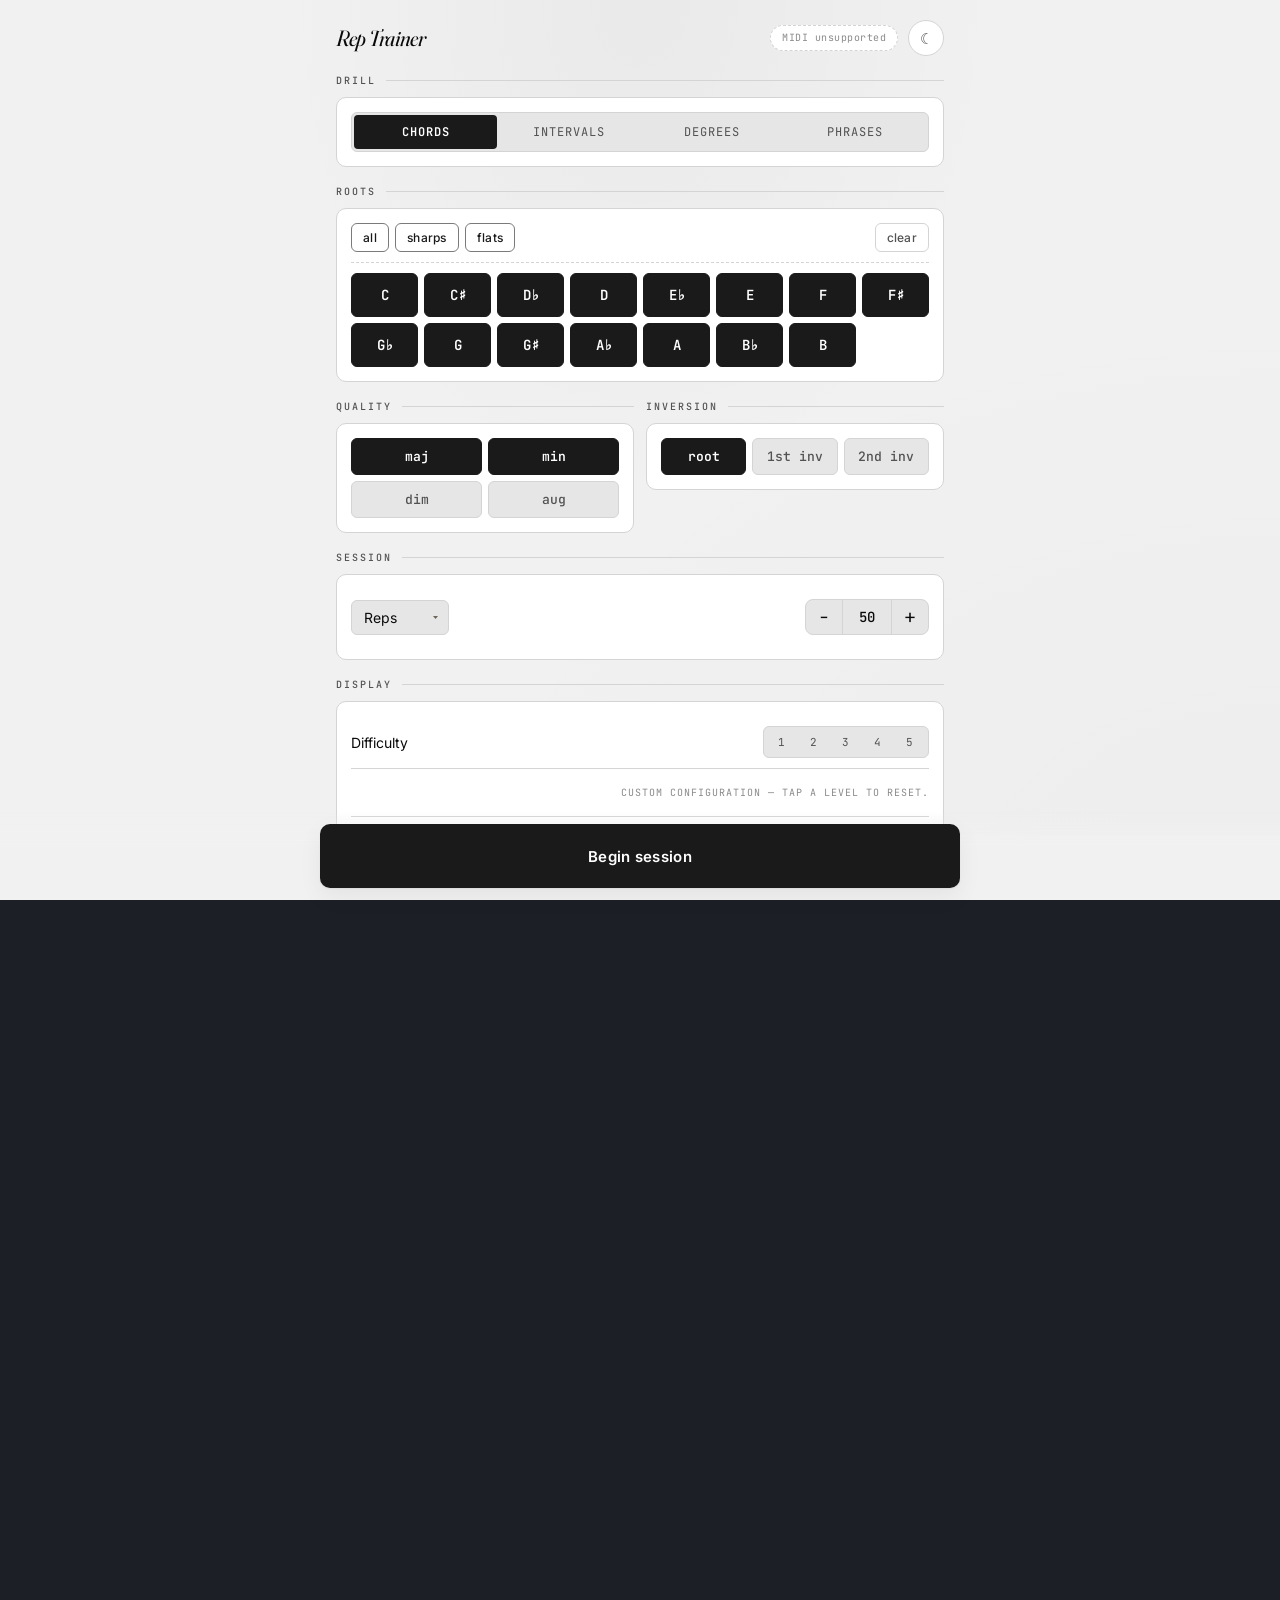
<file: index.html>
<!DOCTYPE html>
<html lang="en">
<head>
<meta charset="UTF-8">
<meta name="viewport" content="width=device-width, initial-scale=1.0, maximum-scale=1.0, user-scalable=no">
<meta name="apple-mobile-web-app-capable" content="yes">
<meta name="apple-mobile-web-app-status-bar-style" content="black-translucent">
<title>Rep Trainer</title>
<link rel="preconnect" href="https://fonts.googleapis.com">
<link rel="preconnect" href="https://fonts.gstatic.com" crossorigin>
<link href="https://fonts.googleapis.com/css2?family=Fraunces:opsz,wght@9..144,300;9..144,400;9..144,600&family=JetBrains+Mono:wght@400;500&family=Inter:wght@400;500;600&display=swap" rel="stylesheet">
<link rel="stylesheet" href="styles.css">
</head>
<body class="theme-dark">

<div id="app">
  <div class="app-header">
    <h1 class="app-title">Rep Trainer</h1>
    <div class="header-right">
      <div id="midi-indicator" class="midi-indicator hidden" aria-live="polite"></div>
      <button class="theme-toggle" id="theme-toggle" aria-label="Toggle theme">◐</button>
    </div>
  </div>

  <!-- Drill type -->
  <div class="section" id="drill-section">
    <div class="section-label">Drill</div>
    <div class="panel">
      <div class="segment-control drill-segment" id="drill-segment">
        <div class="segment" data-drill="chords">Chords</div>
        <div class="segment" data-drill="intervals">Intervals</div>
        <div class="segment" data-drill="degrees">Degrees</div>
        <div class="segment" data-drill="phrases">Phrases</div>
      </div>
    </div>
  </div>

  <!-- Roots -->
  <div class="section drill-chords-only" id="roots-section">
    <div class="section-label">Roots</div>
    <div class="panel">
      <div class="preset-row" id="root-presets">
        <button class="chip preset" data-preset="all">all</button>
        <button class="chip preset" data-preset="sharps">sharps</button>
        <button class="chip preset" data-preset="flats">flats</button>
        <button class="chip preset" data-preset="clear">clear</button>
      </div>
      <div class="root-grid" id="root-chips"></div>
    </div>
  </div>

  <!-- Quality + Inversion side by side -->
  <div class="two-col drill-chords-only" id="quality-inv-row">
    <div class="section">
      <div class="section-label">Quality</div>
      <div class="panel">
        <div class="row grid-2" id="quality-chips"></div>
      </div>
    </div>
    <div class="section">
      <div class="section-label">Inversion</div>
      <div class="panel">
        <div class="row grid-3" id="inversion-chips"></div>
      </div>
    </div>
  </div>

  <!-- Intervals (interval drill only) -->
  <div class="section drill-intervals-only" id="interval-config-section" style="display:none;">
    <div class="section-label">Intervals</div>
    <div class="panel">
      <div class="preset-row" id="interval-presets">
        <button class="chip preset" data-interval-preset="all">all</button>
        <button class="chip preset" data-interval-preset="diatonic">diatonic</button>
        <button class="chip preset" data-interval-preset="clear">clear</button>
      </div>
      <div class="root-grid" id="interval-chips" style="grid-template-columns: repeat(6, 1fr);"></div>
    </div>
  </div>

  <!-- Key + chord + scale (degree drill + phrase drill) -->
  <div class="section" id="degree-config-section" data-drills="degrees phrases" style="display:none;">
    <div class="section-label">Key &amp; chord</div>
    <div class="panel">
      <div class="form-row">
        <label>Key</label>
        <select id="degree-key-select"></select>
      </div>
      <div class="form-row">
        <label>Chord</label>
        <div class="segment-control" id="degree-quality-segment">
          <div class="segment" data-degree-quality="major">Major</div>
          <div class="segment" data-degree-quality="minor">Minor</div>
        </div>
      </div>
      <div class="form-row">
        <label>Scale</label>
        <select id="degree-scale-select"></select>
      </div>
      <div class="form-row" style="border-bottom:none; padding-bottom: 6px;">
        <label>Degrees</label>
        <div class="degree-scale-chips-wrap"><div id="degree-scale-chips" class="degree-scale-chips"></div></div>
      </div>
      <div class="form-row" id="degree-range-mode-row">
        <label>Range</label>
        <div class="segment-control" id="degree-range-mode-segment">
          <div class="segment" data-degree-range-mode="auto">Auto</div>
          <div class="segment" data-degree-range-mode="custom">Custom</div>
        </div>
      </div>
      <div class="mode-hint">The chord plays once at the start of each session. Tap a degree to add or remove it; the scale switches to “Custom” when you deviate from a preset. <strong>Auto</strong> range fits a P4 below the root through an octave + M3 above; <strong>Custom</strong> uses the global range setting.</div>
    </div>
  </div>

  <!-- Phrase-specific config (phrases drill only) -->
  <div class="section" id="phrase-config-section" data-drills="phrases" style="display:none;">
    <div class="section-label">Phrase</div>
    <div class="panel">
      <div class="form-row">
        <label>Bars</label>
        <div class="segment-control" id="phrase-bars-segment">
          <div class="segment" data-phrase-bars="1">1</div>
          <div class="segment" data-phrase-bars="2">2</div>
          <div class="segment" data-phrase-bars="4">4</div>
        </div>
      </div>
      <div class="form-row">
        <label>Interaction</label>
        <div class="segment-control" id="phrase-interaction-segment">
          <div class="segment" data-phrase-interaction="aural-free">Aural recall · free</div>
          <div class="segment" data-phrase-interaction="aural-intime">Aural recall · in time</div>
          <div class="segment" data-phrase-interaction="sing">Sing back</div>
          <div class="segment" data-phrase-interaction="id-degrees">ID degrees</div>
        </div>
      </div>
      <div class="form-row">
        <label>Rhythm</label>
        <div class="degree-scale-chips-wrap"><div id="phrase-rhythm-chips" class="degree-scale-chips"></div></div>
      </div>
      <div class="form-row">
        <label>Max notes/bar</label>
        <div class="maxnotes-control">
          <input type="range" id="phrase-maxnotes-slider" class="ios-slider" min="1" max="8" step="1" value="8">
          <span id="phrase-maxnotes-value" class="maxnotes-value">8</span>
        </div>
      </div>
      <div class="form-row" style="border-bottom:none; padding-bottom: 6px;">
        <label>Rests included</label>
        <div class="switch" id="phrase-rests-switch"></div>
      </div>
      <div class="mode-hint">Phrase plays once per card. <strong>Aural recall</strong> waits for you to play it back (free time = sequence only; in time = loops until clean). <strong>Sing back</strong> is self-evaluated. <strong>ID degrees</strong> asks you to tap the degree chips in order. <strong>Rests included</strong> matches CET: on = 12% target silence, off = no rests at all.</div>
    </div>
  </div>

  <!-- Session: Mode + Target combined -->
  <div class="section">
    <div class="section-label">Session</div>
    <div class="panel">
      <div class="mode-target-row">
        <select id="mode-select" class="mode-select-styled">
          <option value="count">Reps</option>
          <option value="time">Minutes</option>
          <option value="infinite">Infinite</option>
        </select>
        <div class="mode-target-controls">
          <div class="stepper" id="count-stepper" data-min="1" data-max="999" data-step="5" style="display:flex;"></div>
          <div class="stepper" id="time-stepper" data-min="1" data-max="120" data-step="1" style="display:none;"></div>
        </div>
      </div>
    </div>
  </div>

  <!-- Display: chord label vs notation, plus notation-specific opts -->
  <div class="section">
    <div class="section-label">Display</div>
    <div class="panel">
      <div class="form-row" id="difficulty-row">
        <label>Difficulty</label>
        <div class="segment-control" id="difficulty-segment">
          <div class="segment" data-difficulty="1">1</div>
          <div class="segment" data-difficulty="2">2</div>
          <div class="segment" data-difficulty="3">3</div>
          <div class="segment" data-difficulty="4">4</div>
          <div class="segment" data-difficulty="5">5</div>
        </div>
      </div>
      <div class="form-row" id="difficulty-custom-row" style="display:none;">
        <label></label>
        <div class="difficulty-custom-note">Custom configuration — tap a level to reset.</div>
      </div>
      <div class="form-row">
        <label>Mode</label>
        <div class="segment-control" id="format-segment">
          <div class="segment" data-format="text">Chord label</div>
          <div class="segment active" data-format="notation">Notation</div>
        </div>
      </div>
      <div class="form-row" id="clef-row">
        <label>Clef</label>
        <div class="segment-control" id="clef-segment">
          <div class="segment active" data-clef="treble">Treble</div>
          <div class="segment" data-clef="bass">Bass</div>
          <div class="segment" data-clef="both">Both</div>
        </div>
      </div>
      <div class="form-row" id="voicing-row" style="display:none;">
        <label>Voicing</label>
        <div class="segment-control" id="voicing-segment">
          <div class="segment active" data-voicing="closed">Closed</div>
          <div class="segment" data-voicing="open">Open</div>
          <div class="segment" data-voicing="mixed">Mixed</div>
        </div>
      </div>
      <div class="form-row" id="double-root-row" style="display:none;">
        <label>Double root in bass</label>
        <div class="switch" id="double-root-switch"></div>
      </div>
      <div class="form-row" id="articulation-row">
        <label>Articulation</label>
        <div class="segment-control" id="articulation-segment">
          <div class="segment active" data-articulation="block">Block</div>
          <div class="segment" data-articulation="arpeggio">Arpeggio</div>
          <div class="segment" data-articulation="mixed">Mixed</div>
        </div>
      </div>
      <div class="form-row" id="arp-dir-row" style="display:none;">
        <label>Direction</label>
        <div class="segment-control" id="arp-dir-segment">
          <div class="segment active" data-direction="up">Up</div>
          <div class="segment" data-direction="down">Down</div>
          <div class="segment" data-direction="mixed">Mixed</div>
        </div>
      </div>
      <div class="form-row" id="accidentals-row">
        <label>Accidentals</label>
        <div class="segment-control" id="accidentals-segment">
          <div class="segment" data-accidentals="keySig">Key sig</div>
          <div class="segment active" data-accidentals="onNotation">On notation</div>
        </div>
      </div>
      <div class="form-row" id="unconventional-row">
        <label>Unconventional spellings</label>
        <div class="switch" id="unconventional-switch"></div>
      </div>
      <div class="form-row" id="label-style-row">
        <label>Label style</label>
        <div class="segment-control" id="label-style-segment">
          <div class="segment active" data-label-style="plain">Plain</div>
          <div class="segment" data-label-style="slash">Slash</div>
          <div class="segment" data-label-style="figured">Figured</div>
        </div>
      </div>
      <div class="form-row" id="show-name-row">
        <label id="show-name-label">Show chord name</label>
        <div class="segment-control" id="show-name-segment">
          <div class="segment" data-show-name="off">Off</div>
          <div class="segment active" data-show-name="tapToReveal">Tap</div>
          <div class="segment" data-show-name="always">Always</div>
        </div>
      </div>
      <div class="form-row" id="play-sound-row">
        <label>Play sound</label>
        <div class="switch" id="play-sound-switch"></div>
      </div>
      <div class="form-row" id="midi-thru-row">
        <label>MIDI thru</label>
        <div class="switch" id="midi-thru-switch"></div>
      </div>
      <div class="form-row" id="midi-ignore-octaves-row">
        <label>Ignore octaves (MIDI)</label>
        <div class="switch" id="midi-ignore-octaves-switch"></div>
      </div>
      <div class="form-row" id="piano-preset-row" style="display:none;">
        <label>Piano</label>
        <select id="piano-preset-select"></select>
      </div>
      <div class="form-row" id="piano-preview-row" style="display:none;">
        <label>Preview</label>
        <div class="preview-btn-group">
          <button class="chip" id="preview-block-btn">Block ▶</button>
          <button class="chip" id="preview-arp-btn">Arpeggio ▶</button>
        </div>
      </div>
      <div class="form-row" id="eq-row" style="display:none;">
        <label>EQ</label>
        <button class="range-open-btn" id="eq-open-btn">
          <span id="eq-current-label">Warm · +3 dB</span>
          <span class="range-open-chevron">›</span>
        </button>
      </div>
      <div class="form-row" id="range-row">
        <label>Range</label>
        <button class="range-open-btn" id="range-open-btn">
          <span id="range-current-label">C4 – A5</span>
          <span class="range-open-chevron">›</span>
        </button>
      </div>
    </div>
  </div>

  <!-- Advance options: collapsible -->
  <div class="section collapse-section" id="advance-section">
    <div class="collapse-header" data-target="advance-section">
      <span>Advance</span>
      <div class="collapse-header-line"></div>
      <span class="collapse-meta" id="advance-meta" style="font-family: var(--mono); font-size: 10px; color: var(--text-faint); letter-spacing: 1px; text-transform: none; margin-right: 4px;">Tap card</span>
      <span class="collapse-chevron">›</span>
    </div>
    <div class="collapse-body">
      <div class="panel">
        <div class="form-row">
          <label>Mode</label>
          <select id="advance-select">
            <option value="manual">Tap card</option>
            <option value="midi" id="advance-option-midi" hidden>On correct play (MIDI)</option>
            <option value="seconds">Every N seconds</option>
            <option value="beats">Every N beats</option>
            <option value="bars">Every N bars</option>
          </select>
        </div>
        <div class="form-row" id="seconds-row" style="display:none;">
          <label>Seconds / card</label>
          <div class="stepper" id="seconds-stepper" data-min="1" data-max="60" data-step="1"></div>
        </div>
        <div class="form-row" id="beats-row" style="display:none;">
          <label>Beats / card</label>
          <div class="stepper" id="beats-stepper" data-min="1" data-max="64" data-step="1"></div>
        </div>
        <div class="form-row" id="bars-row" style="display:none;">
          <label>Bars / card</label>
          <div class="stepper" id="bars-stepper" data-min="1" data-max="32" data-step="1"></div>
        </div>
      </div>
    </div>
  </div>

  <!-- Metronome: collapsible -->
  <div class="section collapse-section" id="metronome-section">
    <div class="collapse-header" data-target="metronome-section">
      <span>Metronome</span>
      <div class="collapse-header-line"></div>
      <span class="collapse-meta" id="metro-meta" style="font-family: var(--mono); font-size: 10px; color: var(--text-faint); letter-spacing: 1px; text-transform: none; margin-right: 4px;">Off</span>
      <span class="collapse-chevron">›</span>
    </div>
    <div class="collapse-body">
      <div class="panel">
        <div class="form-row">
          <label>Enabled</label>
          <div class="switch" id="metro-switch"></div>
        </div>
        <div class="form-row" id="bpm-row" style="display:none;">
          <label>BPM</label>
          <div class="stepper" id="bpm-stepper" data-min="30" data-max="240" data-step="2"></div>
        </div>
        <div class="form-row" id="meter-row" style="display:none;">
          <label>Time signature</label>
          <select id="meter-select">
            <option value="2">2/4</option>
            <option value="3">3/4</option>
            <option value="4" selected>4/4</option>
            <option value="5">5/4</option>
            <option value="6">6/8</option>
            <option value="7">7/4</option>
          </select>
        </div>
        <div class="form-row" id="accent-row" style="display:none;">
          <label>Accent downbeat</label>
          <div class="switch on" id="accent-switch"></div>
        </div>
      </div>
    </div>
  </div>

  <!-- Focus items: collapsible -->
  <div class="section collapse-section drill-chords-only" id="focus-section">
    <div class="collapse-header" data-target="focus-section">
      <span>Focus items</span>
      <div class="collapse-header-line"></div>
      <span class="collapse-meta" id="focus-meta" style="font-family: var(--mono); font-size: 10px; color: var(--text-faint); letter-spacing: 1px; text-transform: none; margin-right: 4px;">0</span>
      <span class="collapse-chevron">›</span>
    </div>
    <div class="collapse-body">
      <div id="focus-list" class="focus-list"></div>
      <button class="add-focus" id="add-focus-btn">+ add focus item</button>
    </div>
  </div>

  <!-- History: collapsible -->
  <div class="section collapse-section" id="history-section">
    <div class="collapse-header" data-target="history-section">
      <span>History</span>
      <div class="collapse-header-line"></div>
      <button class="collapse-action" id="history-clear-btn" style="display:none;">Clear</button>
      <span class="collapse-meta" id="history-meta" style="font-family: var(--mono); font-size: 10px; color: var(--text-faint); letter-spacing: 1px; text-transform: none; margin-right: 4px;">0</span>
      <span class="collapse-chevron">›</span>
    </div>
    <div class="collapse-body">
      <div id="history-list"></div>
    </div>
  </div>

</div>

<!-- Sticky start button -->
<div class="start-bar">
  <div class="start-bar-inner">
    <button class="btn-primary" id="start-btn">Begin session</button>
  </div>
</div>

<!-- Flashcard view -->
<div id="flashcard-view">
  <button class="quit-x" id="quit-x" aria-label="Quit session without saving">×</button>
  <div class="flash-header">
    <div class="flash-stats">
      <div class="stat-block">
        <div class="stat-label">Progress</div>
        <div class="stat-value" id="stat-progress">0 / 0</div>
      </div>
      <div class="stat-block">
        <div class="stat-label">Time</div>
        <div class="stat-value" id="stat-time">00:00</div>
      </div>
      <button class="replay-btn" id="replay-btn" aria-label="Replay chord">▶ Replay</button>
      <button class="replay-btn" id="phrase-ref-btn" aria-label="Play reference chord + scale" style="display:none;">♪ Ref</button>
      <button class="replay-btn" id="phrase-reset-btn" aria-label="Reset this attempt" style="display:none;">↺ Reset</button>
    </div>
    <div class="session-indicator" id="session-indicator">
      <div class="advance-display" id="session-display-tap">
        <span id="session-display">10 reps</span>
      </div>
      <div class="advance-panel" id="session-panel">
        <div class="advance-panel-row">
          <label>Mode</label>
          <select id="live-mode-select">
            <option value="count">Reps</option>
            <option value="time">Minutes</option>
            <option value="infinite">Infinite</option>
          </select>
        </div>
        <div class="advance-panel-row" id="live-count-row">
          <label>Reps</label>
          <div class="stepper" id="live-count-stepper" data-min="1" data-max="999" data-step="5"></div>
        </div>
        <div class="advance-panel-row" id="live-time-row" style="display:none;">
          <label>Minutes</label>
          <div class="stepper" id="live-time-stepper" data-min="1" data-max="120" data-step="1"></div>
        </div>
      </div>
    </div>
    <div class="degree-range-indicator" id="degree-range-indicator" style="display:none;">
      <div class="advance-display" id="degree-range-display-tap">
        <span>Range:&nbsp;</span><span id="degree-range-display">Auto</span>
      </div>
      <div class="advance-panel" id="degree-range-panel">
        <div class="advance-panel-row">
          <label>Range mode</label>
          <div class="segment-control" id="live-degree-range-segment">
            <div class="segment" data-degree-range-mode="auto">Auto</div>
            <div class="segment" data-degree-range-mode="custom">Custom</div>
          </div>
        </div>
        <div class="mode-hint" style="margin-top:6px;">Auto fits P4 below the root through octave + M3 above. Custom uses your global range.</div>
      </div>
    </div>
    <div class="advance-indicator" id="advance-indicator">
      <div class="advance-display" id="advance-display-tap">
        <span id="advance-display">Tap</span>
      </div>
      <div class="advance-panel" id="advance-panel">
        <div class="advance-panel-row">
          <label>Mode</label>
          <select id="live-advance-select">
            <option value="manual">Tap card</option>
            <option value="midi" id="live-advance-option-midi" hidden>On correct play (MIDI)</option>
            <option value="seconds">Every N seconds</option>
            <option value="beats">Every N beats</option>
            <option value="bars">Every N bars</option>
          </select>
        </div>
        <div class="advance-panel-row" id="live-seconds-row" style="display:none;">
          <label>Seconds / card</label>
          <div class="stepper" id="live-seconds-stepper" data-min="1" data-max="60" data-step="1"></div>
        </div>
        <div class="advance-panel-row" id="live-beats-row" style="display:none;">
          <label>Beats / card</label>
          <div class="stepper" id="live-beats-stepper" data-min="1" data-max="64" data-step="1"></div>
        </div>
        <div class="advance-panel-row" id="live-bars-row" style="display:none;">
          <label>Bars / card</label>
          <div class="stepper" id="live-bars-stepper" data-min="1" data-max="32" data-step="1"></div>
        </div>
      </div>
    </div>
    <div class="metronome-indicator" id="metro-indicator" style="display:none;">
      <div class="metronome-display" id="metro-display-tap">
        <div class="pulse-dot" id="pulse-dot"></div>
        <span id="metro-display">80 bpm</span>
      </div>
      <div class="metro-panel" id="metro-panel">
        <div class="metro-panel-row">
          <label>Metronome</label>
          <div class="switch" id="live-metro-switch"></div>
        </div>
        <div class="metro-panel-hint" id="live-metro-hint" style="display:none;">Needed for beat/bar advance</div>
        <div class="metro-panel-row">
          <label>BPM</label>
          <div class="stepper" id="live-bpm-stepper" data-min="30" data-max="240" data-step="2"></div>
        </div>
        <div class="metro-panel-row">
          <label>Accent</label>
          <div class="switch" id="live-accent-switch"></div>
        </div>
      </div>
    </div>
  </div>
  <button class="nav-btn nav-edge nav-edge-left" id="back-btn" aria-label="Previous card" disabled>‹</button>
  <button class="nav-btn nav-edge nav-edge-right" id="forward-btn" aria-label="Next card" disabled>›</button>
  <div class="flash-card" id="flash-card">
    <div class="card-root" id="card-root">C</div>
    <div class="card-quality" id="card-quality">major</div>
    <div class="card-inversion" id="card-inversion">root position</div>
    <div class="card-focus-badge empty" id="card-focus-badge"></div>
    <div class="card-name-overlay" id="card-name-overlay"></div>
    <div class="card-mode-tag" id="card-mode-tag"></div>
    <button class="card-tone-replay" id="card-tone-replay" aria-label="Replay note">▶ note</button>
    <div class="card-notation" id="card-notation"></div>
    <button id="phrase-reveal-btn" type="button">Reveal</button>
    <div class="card-phrase-dots" id="card-phrase-dots" style="display:none;"></div>
    <div class="card-reveal-label" id="card-reveal-label"></div>
    <div class="card-answer-chips" id="card-answer-chips"></div>
  </div>
  <div class="flash-footer">
    <button class="btn-pause" id="pause-btn">Pause</button>
    <button class="btn-end" id="end-btn">End session</button>
  </div>
</div>

<!-- Pause overlay -->
<div id="pause-overlay">
  <div class="pause-header">Paused</div>
  <div class="pause-subhead">Capture a thought</div>
  <textarea id="note-input" placeholder="What did you notice? What's hard right now?"></textarea>
  <div class="pause-actions">
    <button class="btn-save" id="save-note-btn">Save note</button>
    <button class="btn-resume" id="resume-btn">Resume</button>
  </div>
  <div class="notes-list" id="notes-list"></div>
</div>

<!-- Modal dialog -->
<div class="modal-backdrop" id="modal-backdrop">
  <div class="modal">
    <h2 class="modal-title" id="modal-title">Hold on</h2>
    <div class="modal-body" id="modal-body">Message here.</div>
    <div class="modal-actions" id="modal-actions"></div>
  </div>
</div>

<!-- Range picker modal -->
<div class="modal-backdrop" id="range-modal-backdrop">
  <div class="modal range-modal">
    <h2 class="modal-title">Range</h2>
    <div class="range-modal-hint" id="range-modal-hint">Tap two pitches on the staff to set the range. The wider tap becomes the high bound, the narrower becomes the low.</div>
    <div class="range-picker-stage" id="range-picker-stage"></div>
    <div class="range-picker-bounds" id="range-picker-bounds">C4 – A5</div>
    <div class="range-picker-hover" id="range-picker-hover"></div>
    <div class="range-picker-actions">
      <button class="chip" id="range-modal-reset">Reset to default</button>
      <button class="chip active" id="range-modal-close">Done</button>
    </div>
  </div>
</div>

<!-- Sound / EQ modal -->
<div class="modal-backdrop" id="eq-modal-backdrop">
  <div class="modal eq-modal">
    <h2 class="modal-title">Sound</h2>
    <div class="form-row" style="border-bottom: none;">
      <label>Piano</label>
      <select id="eq-piano-select"></select>
    </div>
    <div class="form-row" style="border-bottom: none; padding-bottom: 0;">
      <label>Preset</label>
      <div class="segment-control" id="eq-preset-segment">
        <div class="segment" data-eq-preset="neutral">Neutral</div>
        <div class="segment active" data-eq-preset="warm">Warm</div>
        <div class="segment" data-eq-preset="mellow">Mellow</div>
        <div class="segment" data-eq-preset="bright">Bright</div>
        <div class="segment" data-eq-preset="bassBoost">Bass+</div>
      </div>
    </div>
    <div class="form-row" style="border-bottom: none;">
      <label>Bass</label>
      <div class="eq-slider-wrap">
        <input type="range" id="eq-bass-slider" class="ios-slider" min="-12" max="12" step="1">
        <span class="eq-bass-value" id="eq-bass-value">+3 dB</span>
      </div>
    </div>
    <div class="form-row" style="border-bottom: none;">
      <label>Mid</label>
      <div class="eq-slider-wrap">
        <input type="range" id="eq-mid-slider" class="ios-slider" min="-12" max="12" step="1">
        <span class="eq-bass-value" id="eq-mid-value">0 dB</span>
      </div>
    </div>
    <div class="form-row" style="border-bottom: none;">
      <label>Treble</label>
      <div class="eq-slider-wrap">
        <input type="range" id="eq-treble-slider" class="ios-slider" min="-12" max="12" step="1">
        <span class="eq-bass-value" id="eq-treble-value">-4 dB</span>
      </div>
    </div>
    <div class="form-row" style="border-bottom: none;">
      <label>Reverb</label>
      <div class="eq-slider-wrap">
        <input type="range" id="eq-reverb-slider" class="ios-slider" min="0" max="100" step="1">
        <span class="eq-bass-value" id="eq-reverb-value">10%</span>
      </div>
    </div>
    <div class="form-row" style="border-bottom: none;">
      <label>Preview</label>
      <div class="preview-btn-group">
        <button class="chip" id="eq-preview-block">Block ▶</button>
        <button class="chip" id="eq-preview-arp">Arpeggio ▶</button>
      </div>
    </div>
    <div class="range-picker-actions">
      <button class="chip" id="eq-modal-reset">Reset</button>
      <button class="chip active" id="eq-modal-close">Done</button>
    </div>
  </div>
</div>

<div id="osk-dock" class="osk" style="display:none;"></div>
<div id="toast" class="toast" role="status" aria-live="polite"></div>

<script src="vexflow-bravura.js"></script>
<script src="notation.js"></script>
<script src="sound.js"></script>
<script src="intervals.js"></script>
<script src="degrees.js"></script>
<script src="phrase-gen.js"></script>
<script src="phrase-context.js"></script>
<script src="phrase-render.js"></script>
<script src="phrase-play.js"></script>
<script src="phrase-match.js"></script>
<script src="phrases.js"></script>
<script src="keyboard.js"></script>
<script src="midi.js"></script>
<!-- app.js split into concern-grouped modules; load order = original source order -->
<script src="src/theory.js"></script>
<script src="src/state.js"></script>
<script src="src/dom.js"></script>
<script src="src/render.js"></script>
<script src="src/ui-shell.js"></script>
<script src="src/difficulty.js"></script>
<script src="src/notation-settings.js"></script>
<script src="src/drill-config.js"></script>
<script src="src/phrase-config.js"></script>
<script src="src/sound-eq.js"></script>
<script src="src/deck.js"></script>
<script src="src/card.js"></script>
<script src="src/metronome.js"></script>
<script src="src/session-run.js"></script>
<script src="src/session-notes.js"></script>
<script src="src/persistence.js"></script>
<script src="src/bootstrap.js"></script>
</body>
</html>
</file>
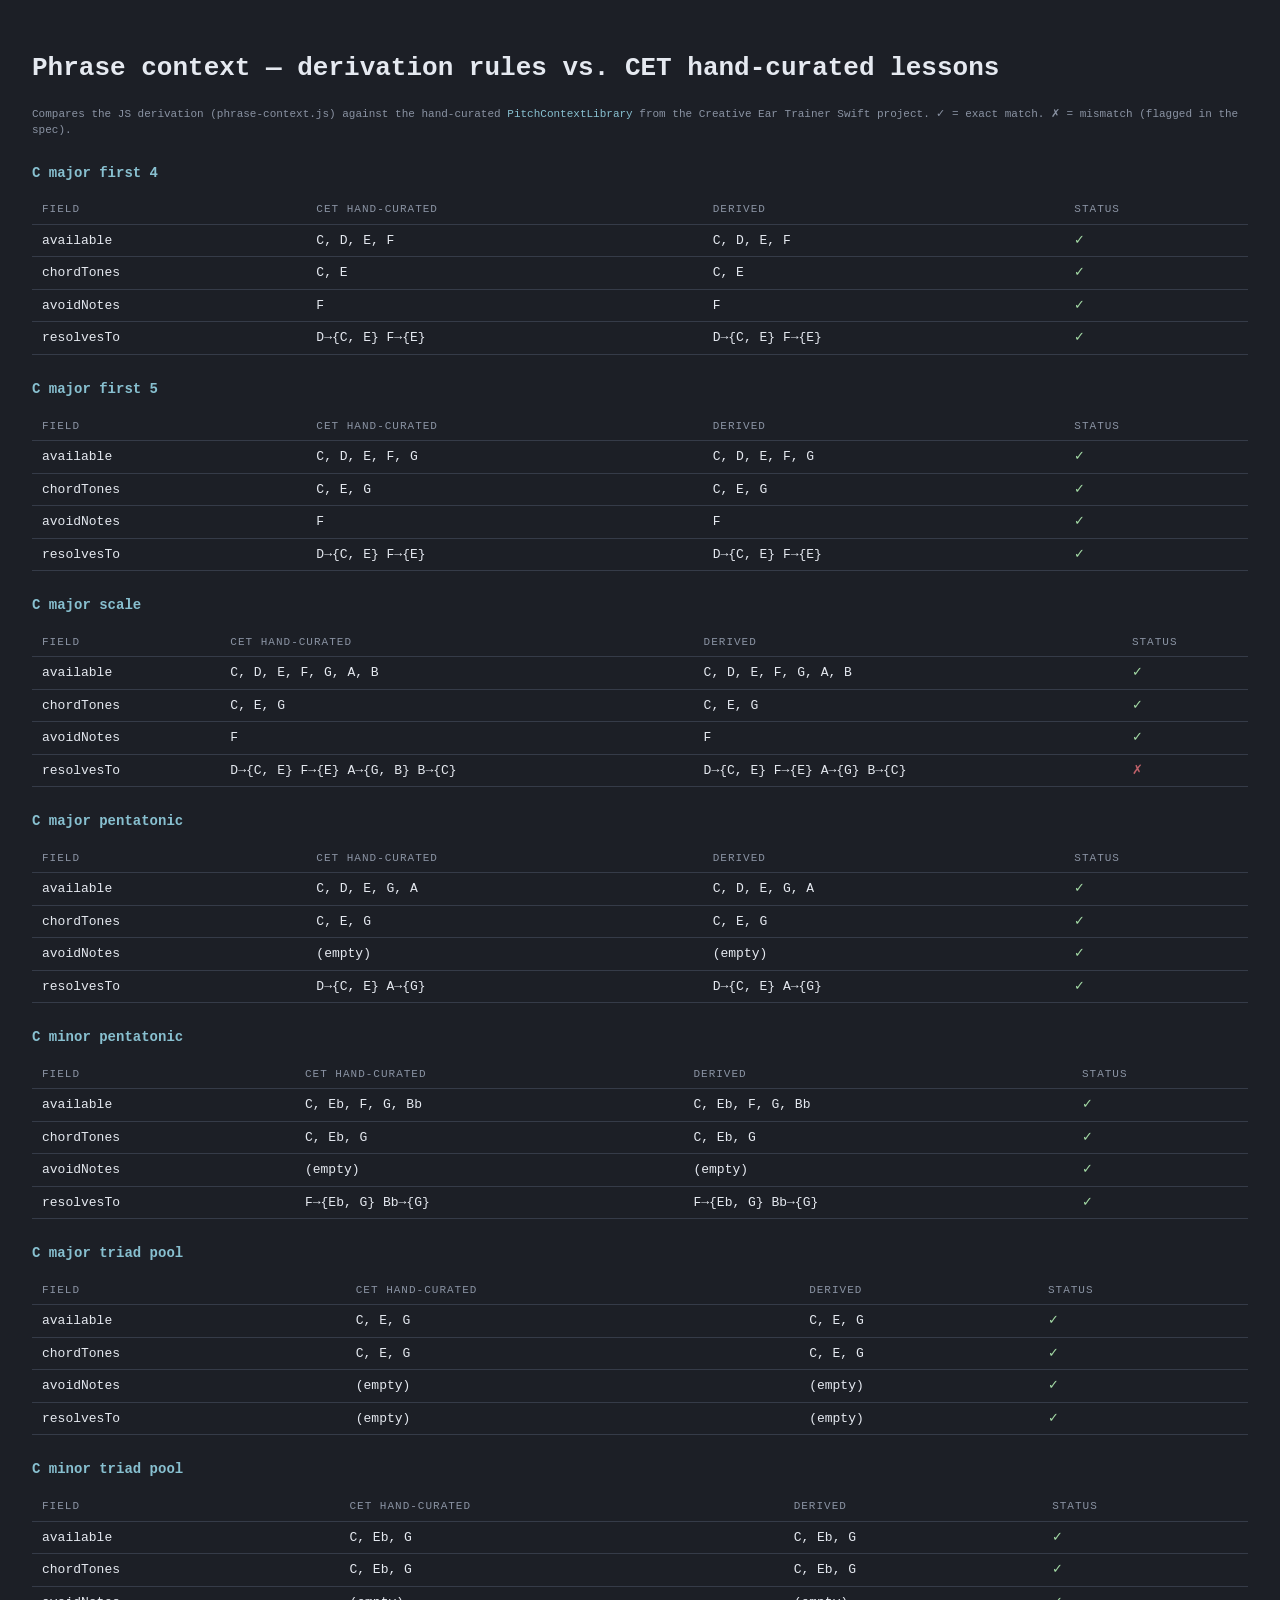
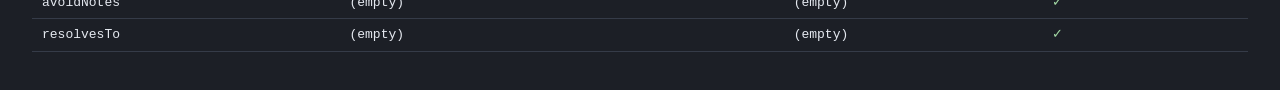
<file: phrase-context-test.html>
<!DOCTYPE html>
<html><head><meta charset="utf-8"><title>Phrase context — derivation vs. CET lessons</title>
<style>body{background:#1c1f26;color:#e5e9f0;font-family:ui-monospace,monospace;padding:24px;line-height:1.5;font-size:13px}
h1{color:#e5e9f0}h2{color:#88c0d0;margin-top:24px;font-size:14px}
table{border-collapse:collapse;margin:6px 0;width:100%}
th,td{padding:6px 10px;border-bottom:1px solid #353b48;text-align:left;vertical-align:top}
th{color:#8a93a3;font-weight:500;font-size:11px;text-transform:uppercase;letter-spacing:1px}
.match{color:#a3d9a5}.mismatch{color:#bf616a}.note{color:#8a93a3;font-size:11px}
code{color:#88c0d0}
</style></head><body>
<h1>Phrase context — derivation rules vs. CET hand-curated lessons</h1>
<p class="note">Compares the JS derivation (phrase-context.js) against the
hand-curated <code>PitchContextLibrary</code> from the Creative Ear Trainer
Swift project. ✓ = exact match. ✗ = mismatch (flagged in the spec).</p>
<div id="results"></div>

<script src="phrase-context.js"></script>
<script>
const SEMI_LABEL = { 0:'C', 1:'Db', 2:'D', 3:'Eb', 4:'E', 5:'F', 6:'F#',
                     7:'G', 8:'Ab', 9:'A', 10:'Bb', 11:'B' };
const PITCH_TO_SEMI = { C:0, Db:1, D:2, Eb:3, E:4, F:5, 'F#':6, G:7, Ab:8, A:9, Bb:10, B:11 };

function pitches(arr) { return arr.map(p => PITCH_TO_SEMI[p]).sort((a,b)=>a-b); }
function label(semis) { return semis.map(s => SEMI_LABEL[s]).join(', '); }
function setEq(a, b) { const sa = new Set(a), sb = new Set(b); if (sa.size !== sb.size) return false; for (const x of sa) if (!sb.has(x)) return false; return true; }
function mapSetEq(a, b) {
  // Compare resolution maps. Values are arrays of semis (CET lesson values
  // might include non-chord-tone targets; we relax to subset for "soft match").
  const keysA = Object.keys(a).map(Number).sort((x,y)=>x-y);
  const keysB = Object.keys(b).map(Number).sort((x,y)=>x-y);
  if (keysA.length !== keysB.length) return { eq: false, reason: 'different keys' };
  for (let i = 0; i < keysA.length; i++) if (keysA[i] !== keysB[i]) return { eq: false, reason: 'different keys' };
  for (const k of keysA) {
    if (!setEq(a[k], b[k])) return { eq: false, reason: `${SEMI_LABEL[k]} → expected {${label(a[k])}}, derived {${label(b[k])}}` };
  }
  return { eq: true };
}

// CET's hand-curated lessons, transcribed from PitchContextLibrary.swift.
const lessons = [
  { name: 'C major first 4',     quality:'major',
    available: pitches(['C','D','E','F']),     chordTones: pitches(['C','E']),
    avoidNotes: pitches(['F']),
    resolvesTo: { 2: [0, 4], 5: [4] } },
  { name: 'C major first 5',     quality:'major',
    available: pitches(['C','D','E','F','G']), chordTones: pitches(['C','E','G']),
    avoidNotes: pitches(['F']),
    resolvesTo: { 2: [0, 4], 5: [4] } },
  { name: 'C major scale',       quality:'major',
    available: pitches(['C','D','E','F','G','A','B']), chordTones: pitches(['C','E','G']),
    avoidNotes: pitches(['F']),
    resolvesTo: { 2: [0, 4], 5: [4], 9: [7, 11], 11: [0] } },
  { name: 'C major pentatonic',  quality:'major',
    available: pitches(['C','D','E','G','A']), chordTones: pitches(['C','E','G']),
    avoidNotes: [],
    resolvesTo: { 2: [0, 4], 9: [7] } },
  { name: 'C minor pentatonic',  quality:'minor',
    available: pitches(['C','Eb','F','G','Bb']), chordTones: pitches(['C','Eb','G']),
    avoidNotes: [],
    resolvesTo: { 5: [3, 7], 10: [7] } },
  { name: 'C major triad pool',  quality:'major',
    available: pitches(['C','E','G']),         chordTones: pitches(['C','E','G']),
    avoidNotes: [], resolvesTo: {} },
  { name: 'C minor triad pool',  quality:'minor',
    available: pitches(['C','Eb','G']),        chordTones: pitches(['C','Eb','G']),
    avoidNotes: [], resolvesTo: {} },
];

// Map semitone array → degree-id array for the buildPhraseContext input.
const SEMI_TO_DEGREE = {
  0:'1', 1:'b2', 2:'2', 3:'b3', 4:'3', 5:'4', 6:'#4',
  7:'5', 8:'b6', 9:'6', 10:'b7', 11:'7'
};

const root = document.getElementById('results');
for (const L of lessons) {
  const degreeIds = L.available.map(s => SEMI_TO_DEGREE[s]);
  const derived = buildPhraseContext(degreeIds, L.quality, {
    includesUpperTonic: true   // CET's lessons all enable this
  });

  // Compare available / chordTones / avoidNotes / resolvesTo.
  const availOk = setEq(L.available, derived.available);
  const chordOk = setEq(L.chordTones, derived.chordTones);
  const avoidOk = setEq(L.avoidNotes, derived.avoidNotes);
  const resCmp  = mapSetEq(L.resolvesTo, derived.resolvesTo);

  const h2 = document.createElement('h2');
  h2.textContent = L.name;
  root.appendChild(h2);

  const table = document.createElement('table');
  const rows = [
    ['available',  label(L.available),  label(derived.available),  availOk],
    ['chordTones', label(L.chordTones), label(derived.chordTones), chordOk],
    ['avoidNotes', label(L.avoidNotes), label(derived.avoidNotes), avoidOk],
    ['resolvesTo',
      Object.entries(L.resolvesTo).map(([k,v]) => `${SEMI_LABEL[k]}→{${label(v)}}`).join('  '),
      Object.entries(derived.resolvesTo).map(([k,v]) => `${SEMI_LABEL[k]}→{${label(v)}}`).join('  '),
      resCmp.eq]
  ];
  const thead = document.createElement('thead');
  const trHead = document.createElement('tr');
  for (const h of ['field','CET hand-curated','derived','status']) {
    const th = document.createElement('th'); th.textContent = h; trHead.appendChild(th);
  }
  thead.appendChild(trHead); table.appendChild(thead);
  const tbody = document.createElement('tbody');
  for (const [field, cet, der, ok] of rows) {
    const tr = document.createElement('tr');
    for (const cell of [field, cet || '(empty)', der || '(empty)']) {
      const td = document.createElement('td'); td.textContent = cell; tr.appendChild(td);
    }
    const tdStatus = document.createElement('td');
    tdStatus.textContent = ok ? '✓' : '✗';
    tdStatus.className   = ok ? 'match' : 'mismatch';
    tr.appendChild(tdStatus);
    tbody.appendChild(tr);
  }
  table.appendChild(tbody); root.appendChild(table);
}
document.body.dataset.ready = '1';
</script>
</body></html>
</file>
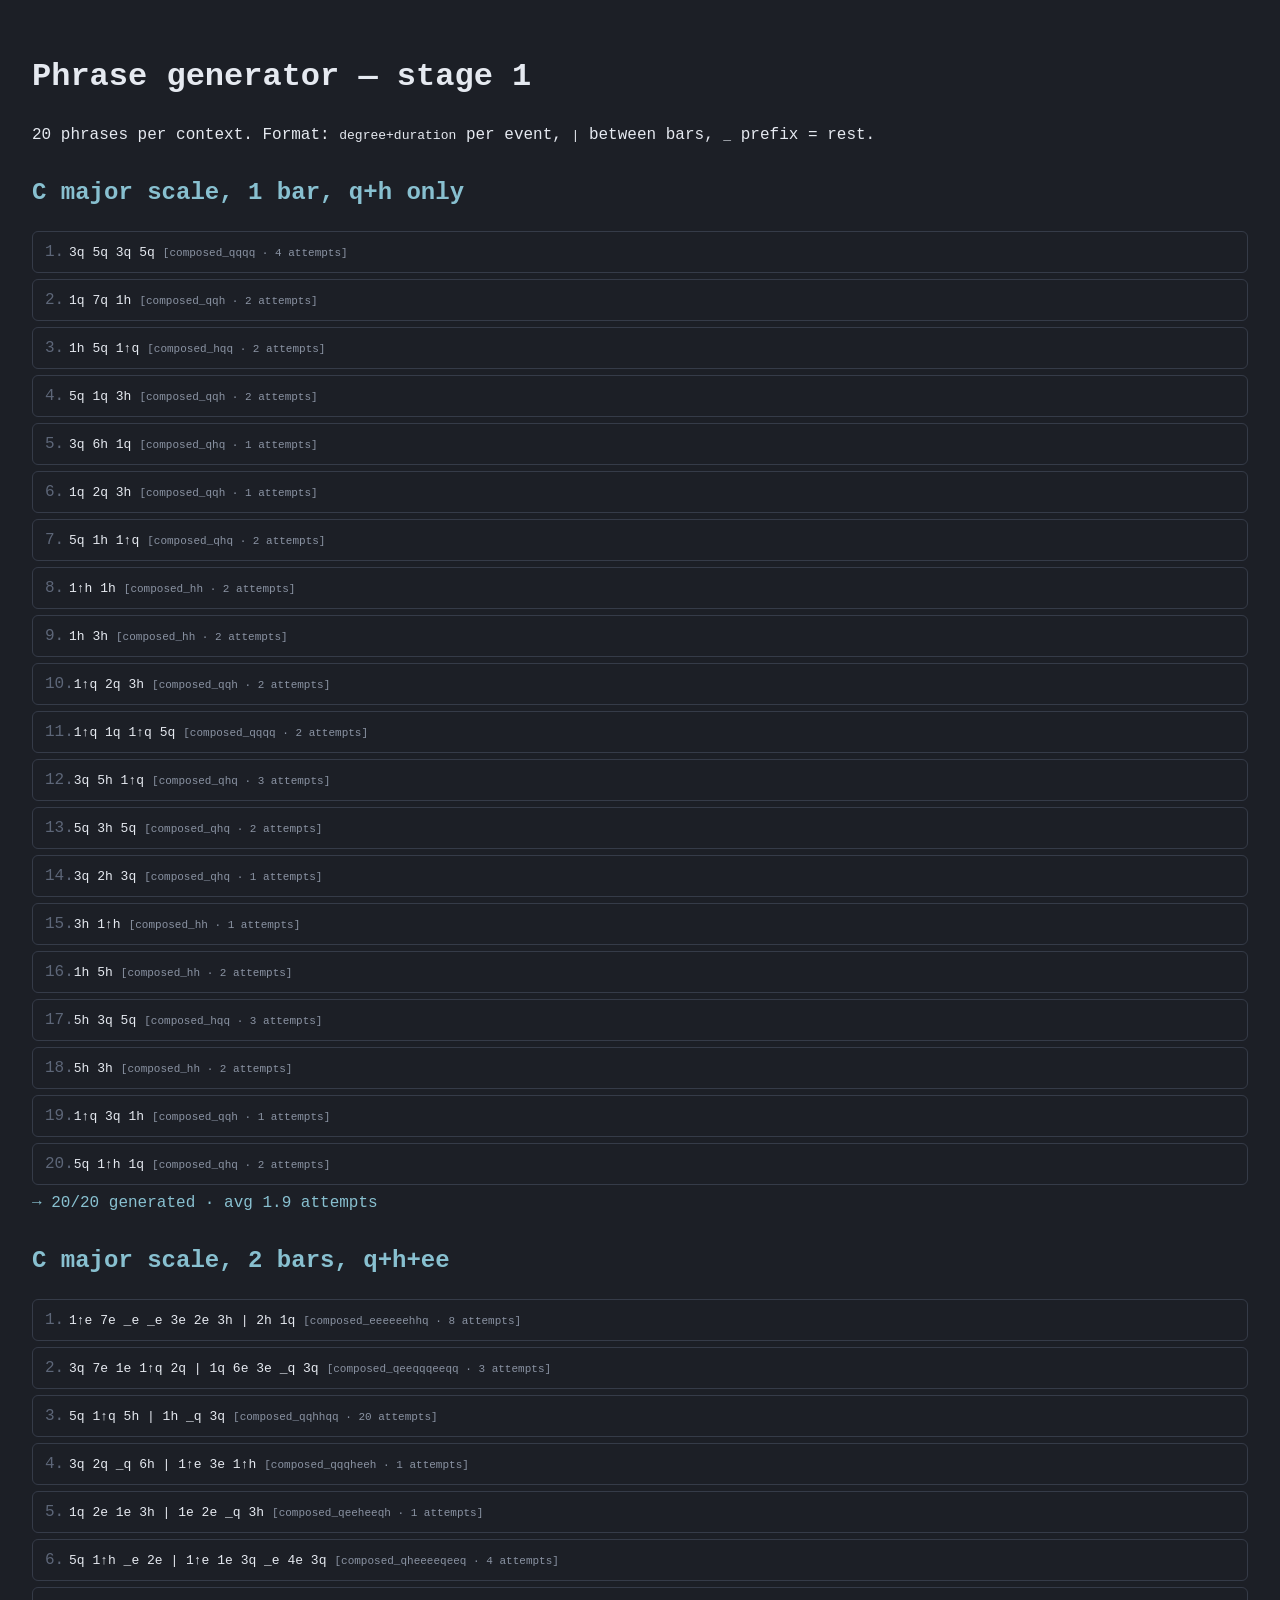
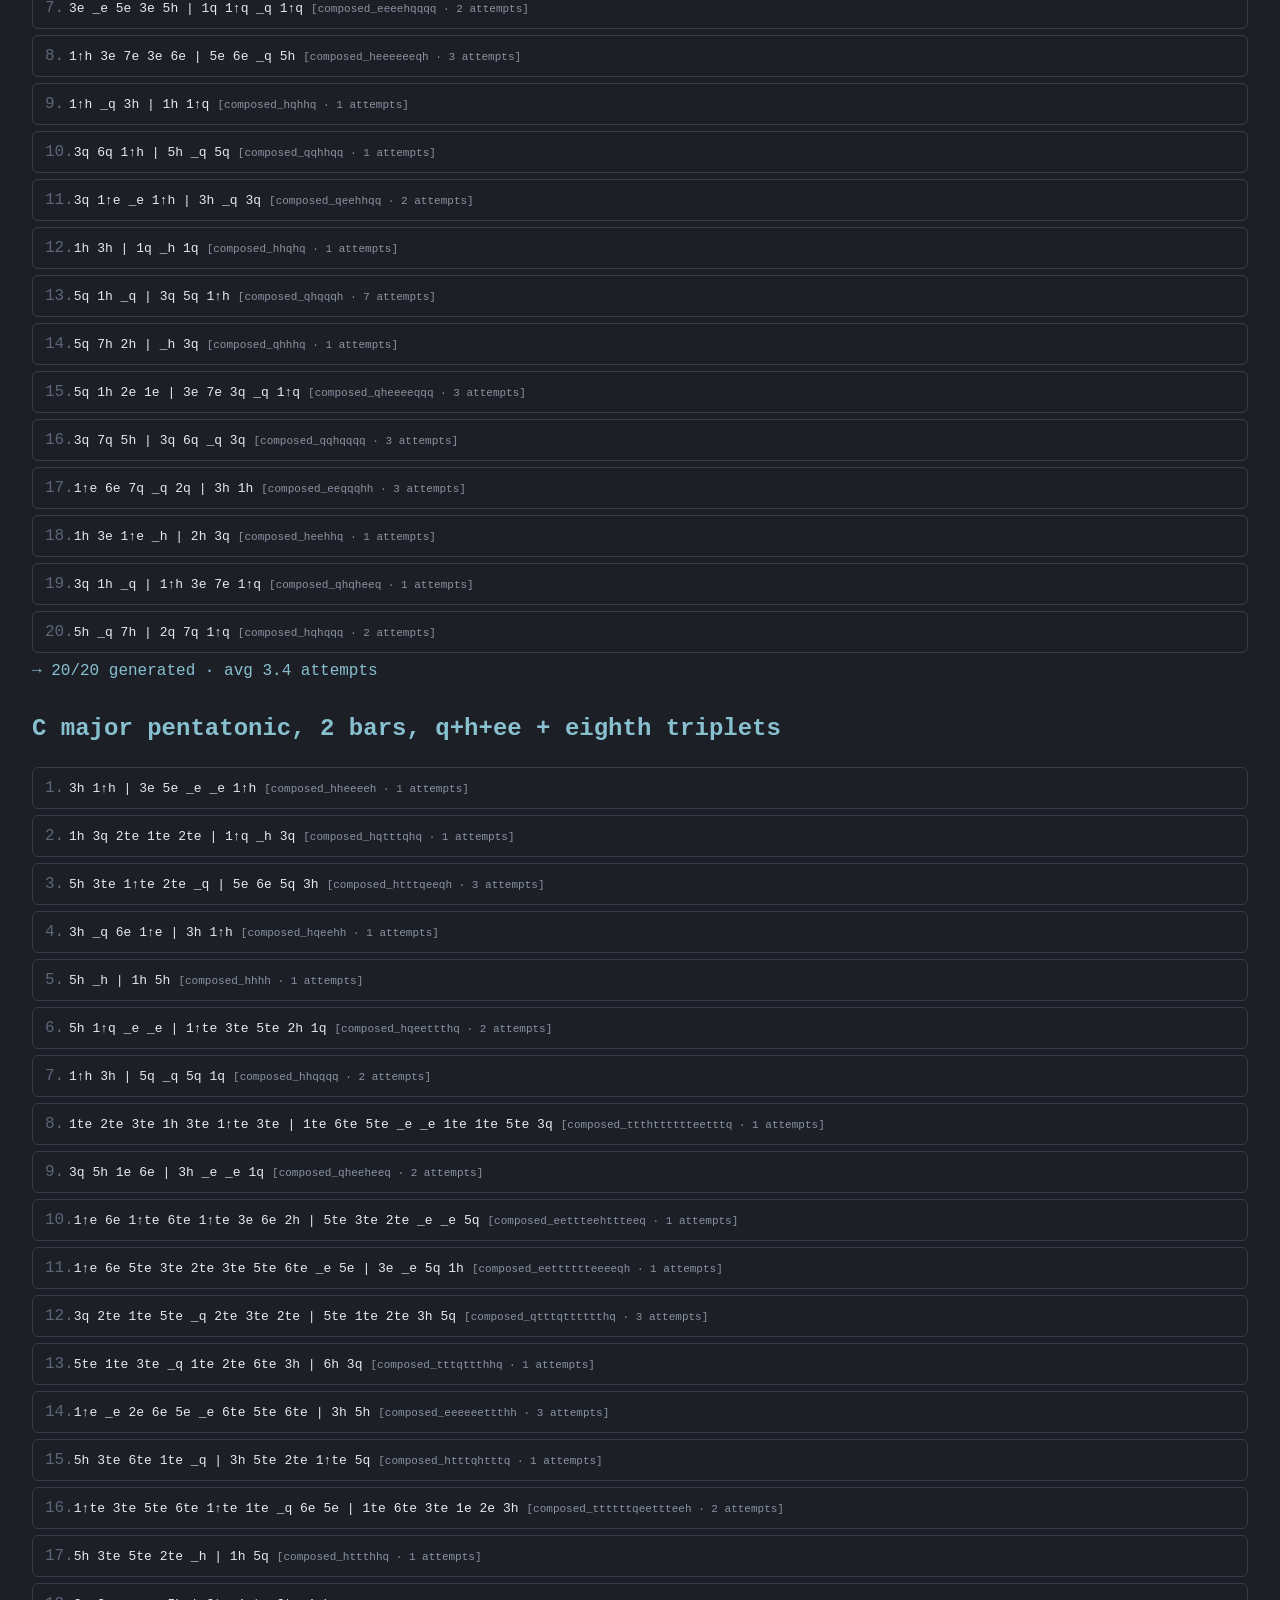
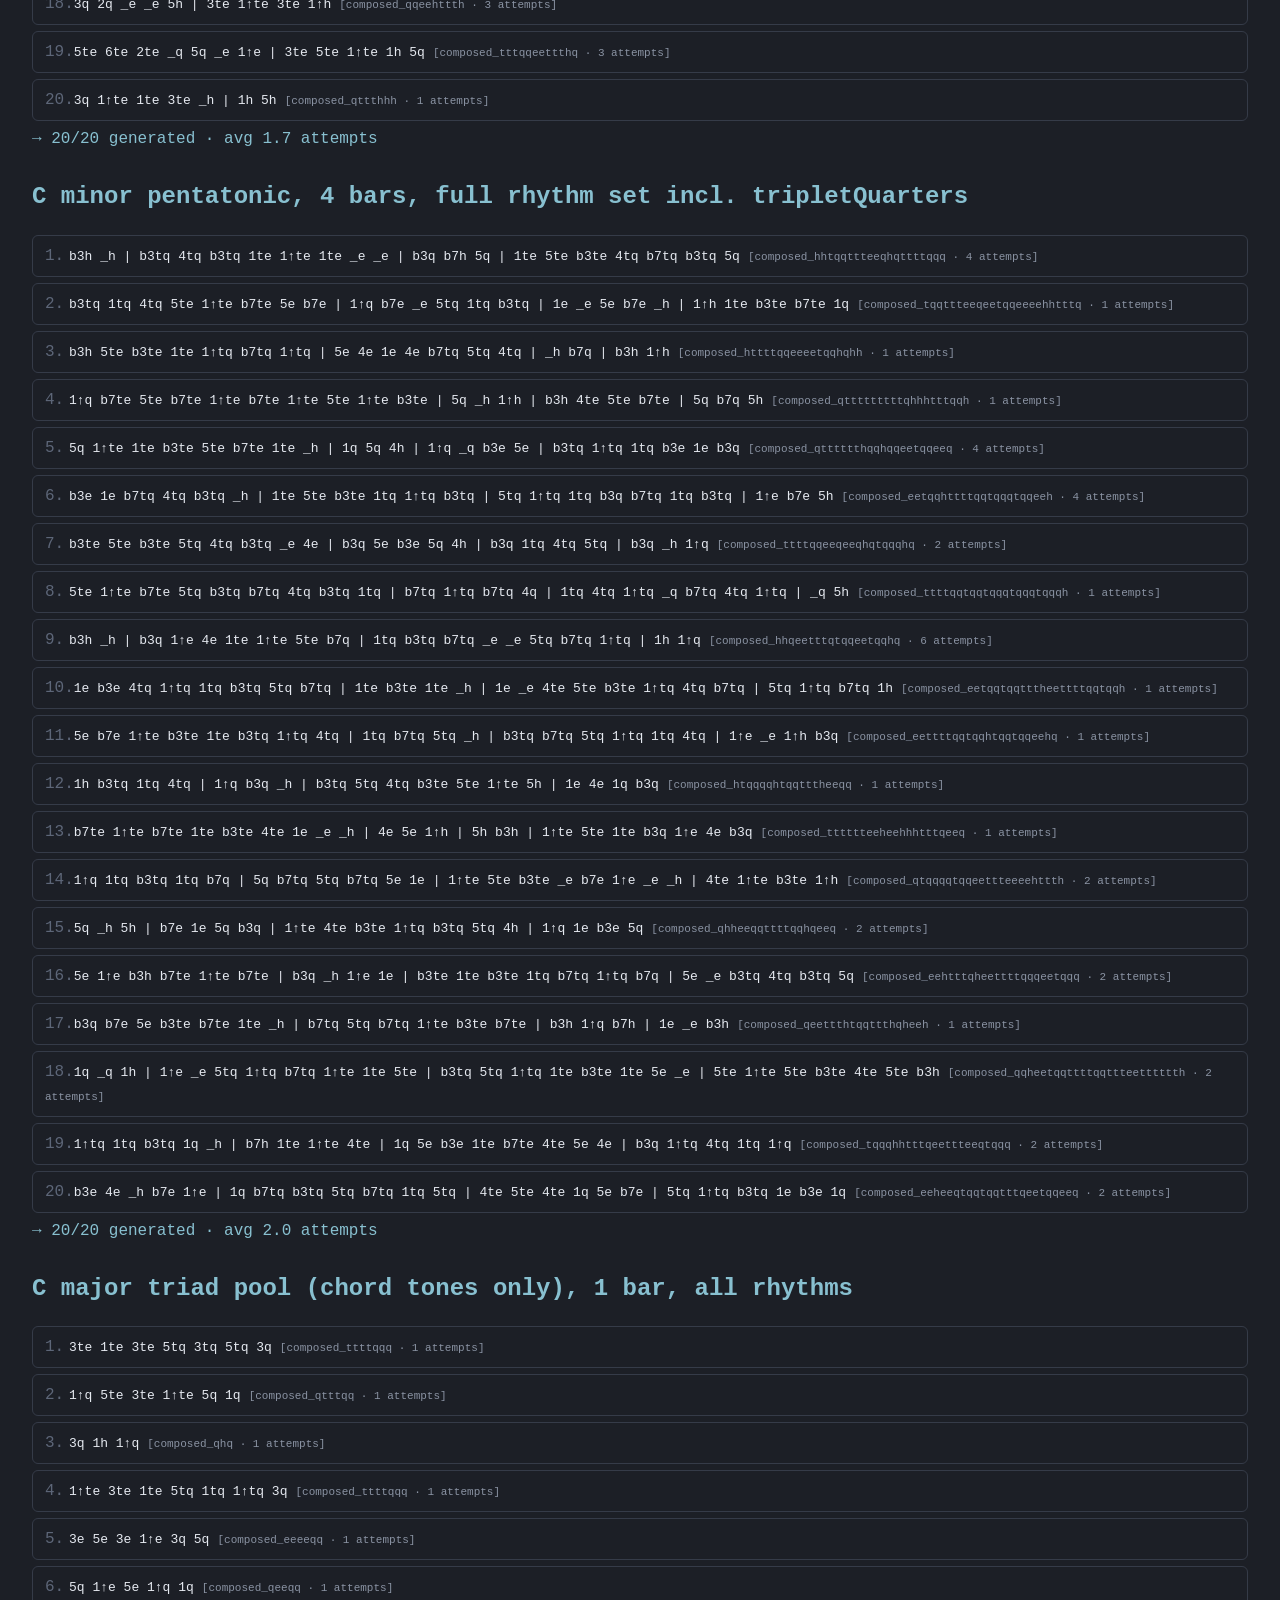
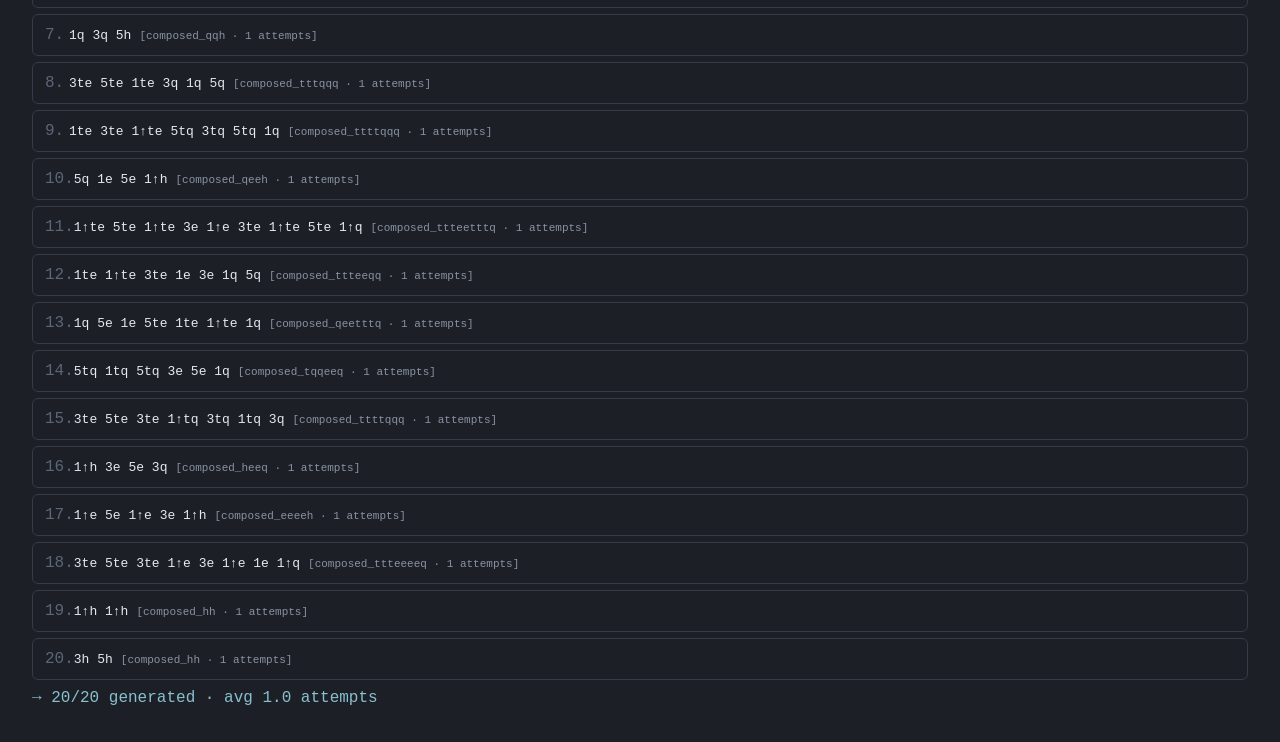
<file: phrase-gen-test.html>
<!DOCTYPE html>
<html><head><meta charset="utf-8"><title>Phrase generator — stage 1 verification</title>
<style>body{background:#1c1f26;color:#e5e9f0;font-family:ui-monospace,monospace;padding:24px;line-height:1.5}
h2{color:#88c0d0;margin-top:28px}
.case{margin:6px 0;border:1px solid #353b48;padding:8px 12px;border-radius:6px}
.idx{color:#5d6678;display:inline-block;min-width:24px}
.tpl{color:#8a93a3;font-size:11px;margin-left:8px}
.body{color:#e5e9f0;font-size:13px}
.fail{color:#bf616a}
</style></head><body>
<h1>Phrase generator — stage 1</h1>
<p>20 phrases per context. Format: <code>degree+duration</code> per event, <code>|</code> between bars, <code>_</code> prefix = rest.</p>
<div id="out"></div>

<script src="phrase-gen.js"></script>
<script>
const cases = [
  {
    title: 'C major scale, 1 bar, q+h only',
    bars: 1,
    allowedDurations: ['quarter', 'half'],
    context: {
      available:   [0, 2, 4, 5, 7, 9, 11],            // C D E F G A B
      chordTones:  [0, 4, 7],                          // C E G
      avoidNotes:  [5],                                // F
      resolvesTo:  { 2: [0, 4], 5: [4], 9: [7], 11: [0] },
      restPolicy:  { targetSilenceFraction: 0, maxSilenceFraction: 0 },
      tonic: 0, includesUpperTonic: true
    }
  },
  {
    title: 'C major scale, 2 bars, q+h+ee',
    bars: 2,
    allowedDurations: ['quarter', 'half', 'eighthPair'],
    context: {
      available:   [0, 2, 4, 5, 7, 9, 11],
      chordTones:  [0, 4, 7],
      avoidNotes:  [5],
      resolvesTo:  { 2: [0, 4], 5: [4], 9: [7], 11: [0] },
      restPolicy:  { targetSilenceFraction: 0.12, maxSilenceFraction: 0.25 },
      tonic: 0, includesUpperTonic: true
    }
  },
  {
    title: 'C major pentatonic, 2 bars, q+h+ee + eighth triplets',
    bars: 2,
    allowedDurations: ['quarter', 'half', 'eighthPair', 'tripletEighths'],
    context: {
      available:   [0, 2, 4, 7, 9],                    // C D E G A
      chordTones:  [0, 4, 7],
      avoidNotes:  [],
      resolvesTo:  { 2: [0, 4], 9: [7] },
      restPolicy:  { targetSilenceFraction: 0.12, maxSilenceFraction: 0.25 },
      tonic: 0, includesUpperTonic: true
    }
  },
  {
    title: 'C minor pentatonic, 4 bars, full rhythm set incl. tripletQuarters',
    bars: 4,
    allowedDurations: ['quarter', 'half', 'eighthPair', 'tripletEighths', 'tripletQuarters'],
    context: {
      available:   [0, 3, 5, 7, 10],                   // C Eb F G Bb
      chordTones:  [0, 3, 7],
      avoidNotes:  [],
      resolvesTo:  { 5: [3, 7], 10: [7] },
      restPolicy:  { targetSilenceFraction: 0.12, maxSilenceFraction: 0.25 },
      tonic: 0, includesUpperTonic: true
    }
  },
  {
    title: 'C major triad pool (chord tones only), 1 bar, all rhythms',
    bars: 1,
    allowedDurations: ['quarter', 'half', 'eighthPair', 'tripletEighths', 'tripletQuarters'],
    context: {
      available:   [0, 4, 7],
      chordTones:  [0, 4, 7],
      avoidNotes:  [],
      resolvesTo:  {},
      restPolicy:  { targetSilenceFraction: 0, maxSilenceFraction: 0 },
      tonic: 0, includesUpperTonic: true
    }
  }
];

const out = document.getElementById('out');
for (const c of cases) {
  const h = document.createElement('h2');
  h.textContent = c.title;
  out.appendChild(h);

  let okCount = 0, attemptsSum = 0, failures = 0;
  for (let i = 1; i <= 20; i++) {
    try {
      const res = generatePhrase({
        context: c.context,
        bars: c.bars,
        allowedDurations: c.allowedDurations,
        maxAttempts: 200
      });
      attemptsSum += res.attempts;
      okCount++;
      const div = document.createElement('div');
      div.className = 'case';
      const idxSpan = document.createElement('span');
      idxSpan.className = 'idx';
      idxSpan.textContent = `${String(i).padStart(2,' ')}.`;
      const bodySpan = document.createElement('span');
      bodySpan.className = 'body';
      bodySpan.textContent = formatPhrase(res.phrase);
      const tplSpan = document.createElement('span');
      tplSpan.className = 'tpl';
      tplSpan.textContent = `[${res.templateId} · ${res.attempts} attempts]`;
      div.append(idxSpan, bodySpan, tplSpan);
      out.appendChild(div);
    } catch (e) {
      failures++;
      const div = document.createElement('div');
      div.className = 'case fail';
      div.textContent = `${String(i).padStart(2,' ')}. FAILED: ${e.message}`;
      out.appendChild(div);
    }
  }
  const summary = document.createElement('div');
  summary.style.color = '#88c0d0';
  summary.style.marginTop = '6px';
  summary.textContent = `→ ${okCount}/20 generated · avg ${(attemptsSum/Math.max(1,okCount)).toFixed(1)} attempts` +
                         (failures ? ` · ${failures} failures` : '');
  out.appendChild(summary);
}
document.body.dataset.ready = '1';
</script>
</body></html>
</file>
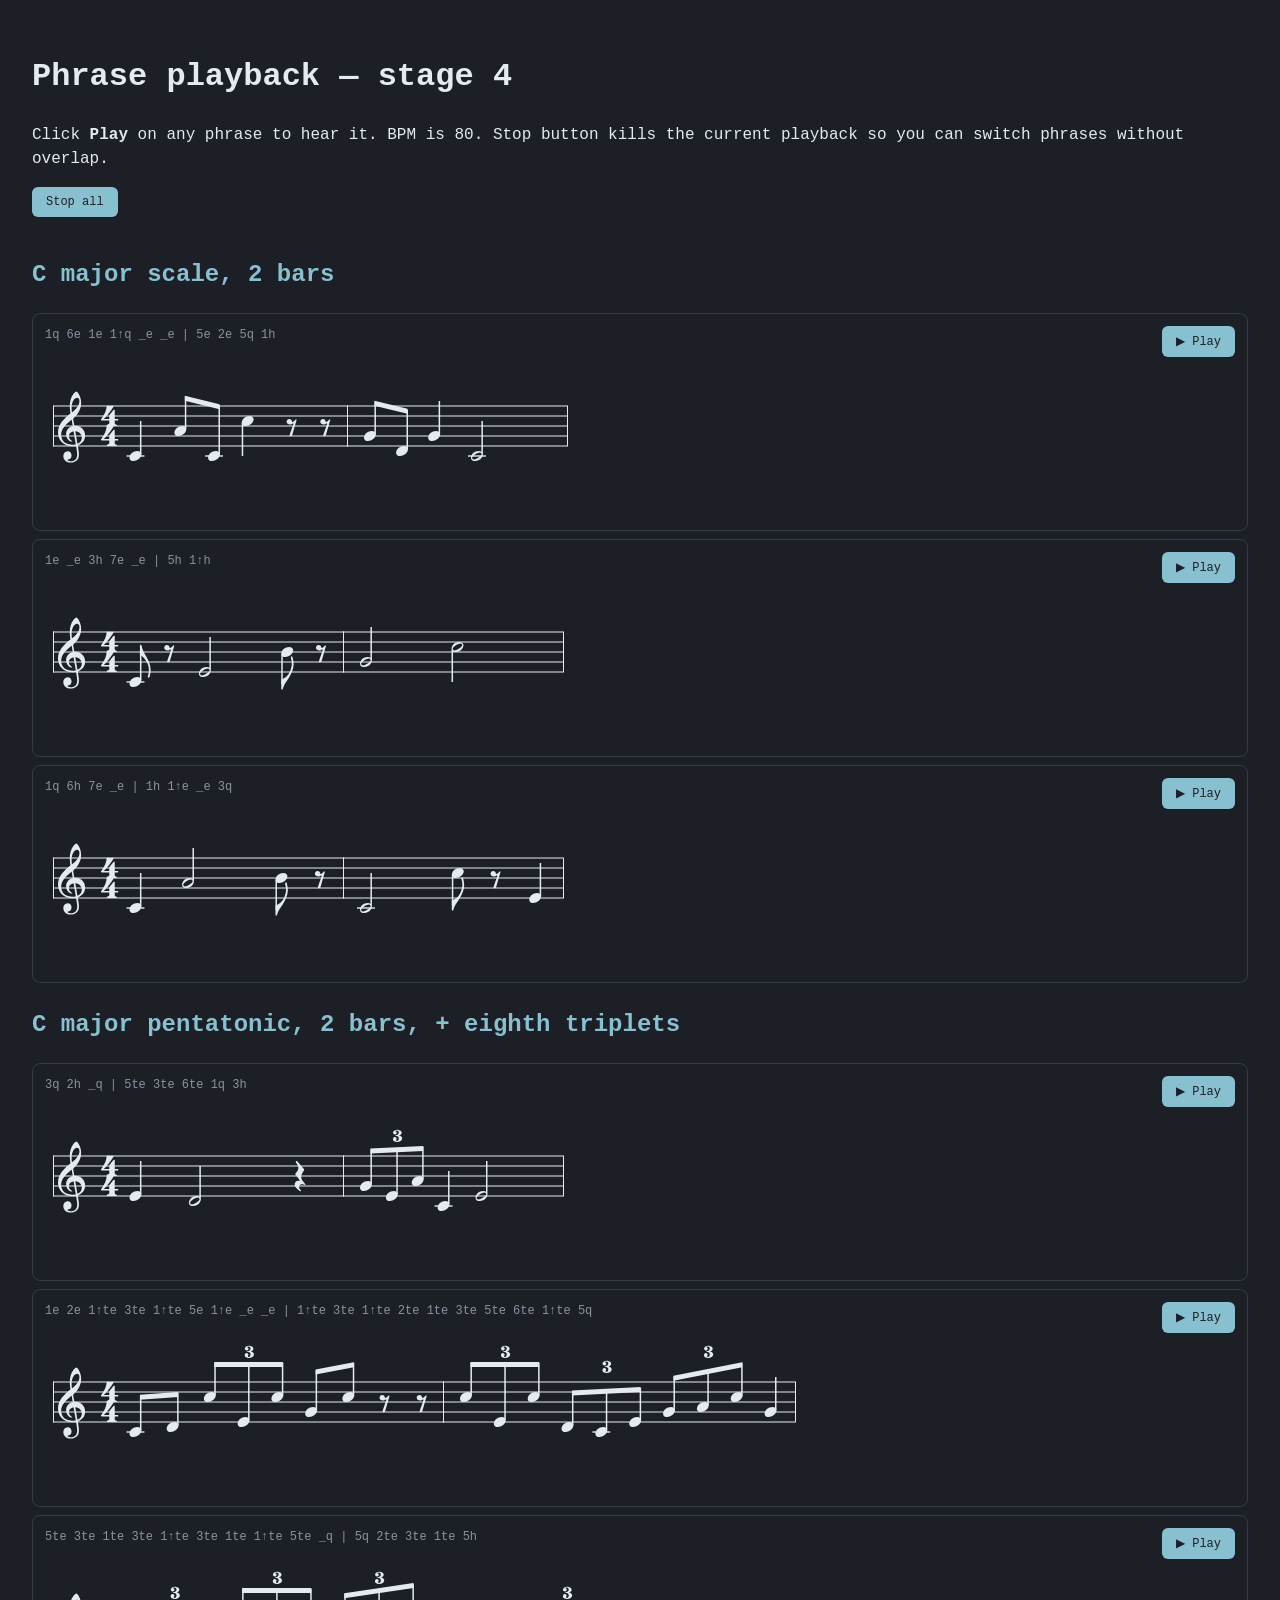
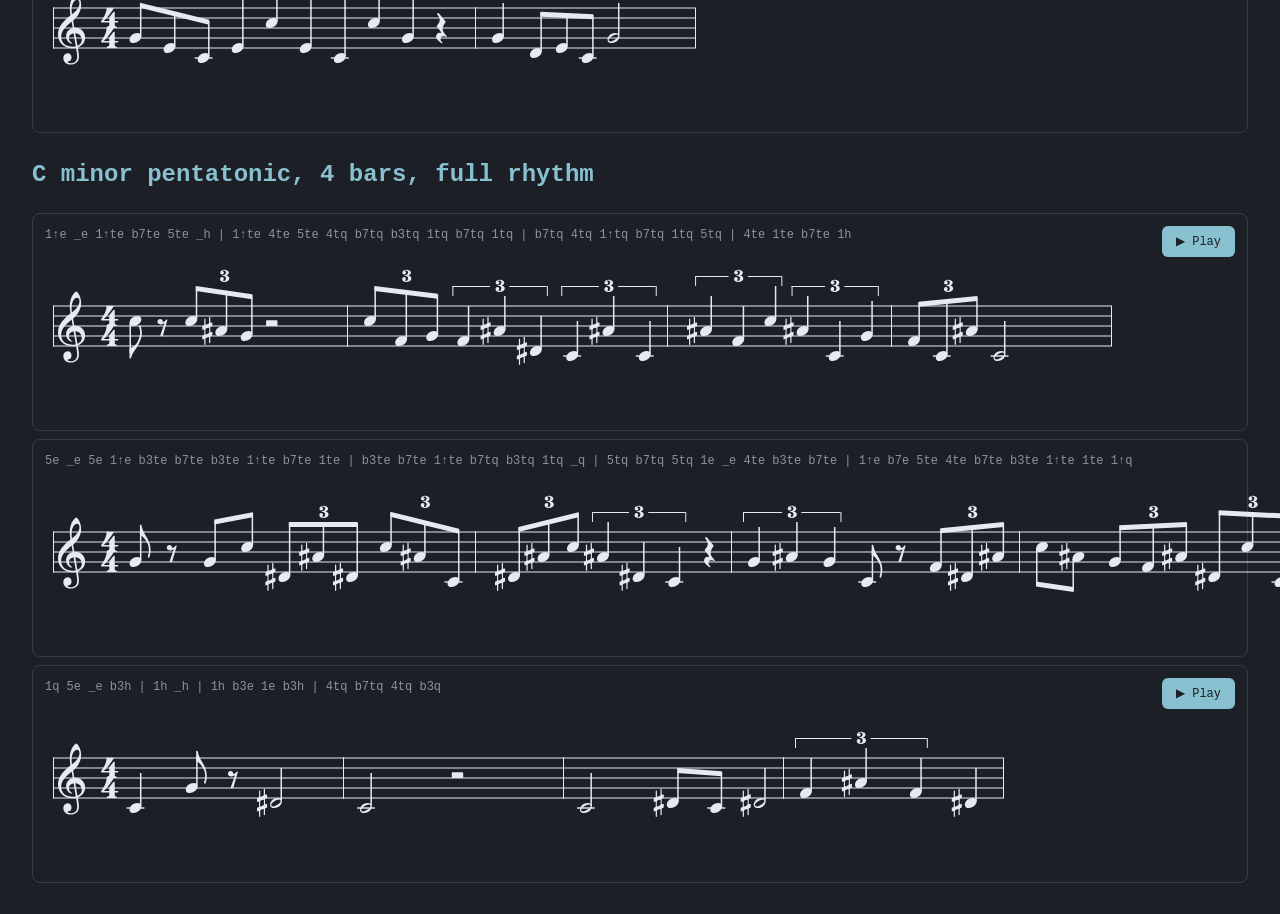
<file: phrase-play-test.html>
<!DOCTYPE html>
<html><head><meta charset="utf-8"><title>Phrase playback — stage 4 verification</title>
<style>body{background:#1c1f26;color:#e5e9f0;font-family:ui-monospace,monospace;padding:24px;line-height:1.5}
h1,h2{color:#e5e9f0}h2{color:#88c0d0;margin-top:24px}
.case{margin:8px 0;border:1px solid #353b48;padding:12px;border-radius:8px;display:flex;gap:12px;align-items:flex-start}
.col-svg{flex:1}
.compact{color:#8a93a3;margin-bottom:6px;font-size:12px}
button{background:#88c0d0;color:#1c1f26;border:none;border-radius:6px;padding:8px 14px;font-family:inherit;font-size:12px;cursor:pointer}
button:active{background:#5e81ac}
svg [stroke]:not([stroke="none"]):not([stroke="transparent"]) { stroke: #e5e9f0 !important; }
svg [fill]:not([fill="none"]):not([fill="transparent"]) { fill: #e5e9f0 !important; }
</style></head><body>
<h1>Phrase playback — stage 4</h1>
<p>Click <b>Play</b> on any phrase to hear it. BPM is 80. Stop button kills the
current playback so you can switch phrases without overlap.</p>
<button id="stop-all" style="margin-bottom:16px">Stop all</button>
<div id="out"></div>

<script src="vexflow-bravura.js"></script>
<script src="webaudiofont-player.js"></script>
<script src="piano-fluidr3.js"></script>
<script>
  // Minimal globals so sound.js works standalone in this test.
  window.state = { notation: { pianoPreset: 'fluidr3', eq: { preset: 'warm' } } };
  window.audioCtx = null;
  window.$ = (id) => document.getElementById(id);
</script>
<script src="sound.js"></script>
<script src="phrase-gen.js"></script>
<script src="phrase-context.js"></script>
<script src="phrase-render.js"></script>
<script src="phrase-play.js"></script>
<script>
const ROOT_C4 = { letter: 'C', accidental: 0, octave: 4 };
const BPM = 80;

const setups = [
  { title: 'C major scale, 2 bars',
    ctx: buildPhraseContext(['1','2','3','4','5','6','7'], 'major'),
    bars: 2, durs: ['quarter', 'half', 'eighthPair'] },
  { title: 'C major pentatonic, 2 bars, + eighth triplets',
    ctx: buildPhraseContext(['1','2','3','5','6'], 'major'),
    bars: 2, durs: ['quarter', 'half', 'eighthPair', 'tripletEighths'] },
  { title: 'C minor pentatonic, 4 bars, full rhythm',
    ctx: buildPhraseContext(['1','b3','4','5','b7'], 'minor'),
    bars: 4, durs: ['quarter', 'half', 'eighthPair', 'tripletEighths', 'tripletQuarters'] }
];

const out = document.getElementById('out');
for (const s of setups) {
  const h = document.createElement('h2');
  h.textContent = s.title;
  out.appendChild(h);
  for (let i = 0; i < 3; i++) {
    try {
      const res = generatePhrase({ context: s.ctx, bars: s.bars, allowedDurations: s.durs, maxAttempts: 200 });
      const wrap = document.createElement('div');
      wrap.className = 'case';
      const col = document.createElement('div');
      col.className = 'col-svg';
      const lab = document.createElement('div');
      lab.className = 'compact';
      lab.textContent = formatPhrase(res.phrase);
      col.appendChild(lab);
      const svgHost = document.createElement('div');
      col.appendChild(svgHost);
      wrap.appendChild(col);
      const playBtn = document.createElement('button');
      playBtn.textContent = '▶ Play';
      playBtn.onclick = async () => {
        if (!window.audioCtx) {
          window.audioCtx = new (window.AudioContext || window.webkitAudioContext)({ latencyHint: 'interactive' });
        }
        if (audioCtx.state === 'suspended') audioCtx.resume().catch(()=>{});
        await playPhrase(res.phrase, ROOT_C4, BPM);
      };
      wrap.appendChild(playBtn);
      out.appendChild(wrap);
      renderPhrase(res.phrase, ROOT_C4, svgHost);
    } catch (e) {
      const wrap = document.createElement('div');
      wrap.className = 'case';
      wrap.textContent = `ERROR: ${e.message}`;
      out.appendChild(wrap);
    }
  }
}

document.getElementById('stop-all').onclick = () => stopPhrase();
document.body.dataset.ready = '1';
</script>
</body></html>
</file>
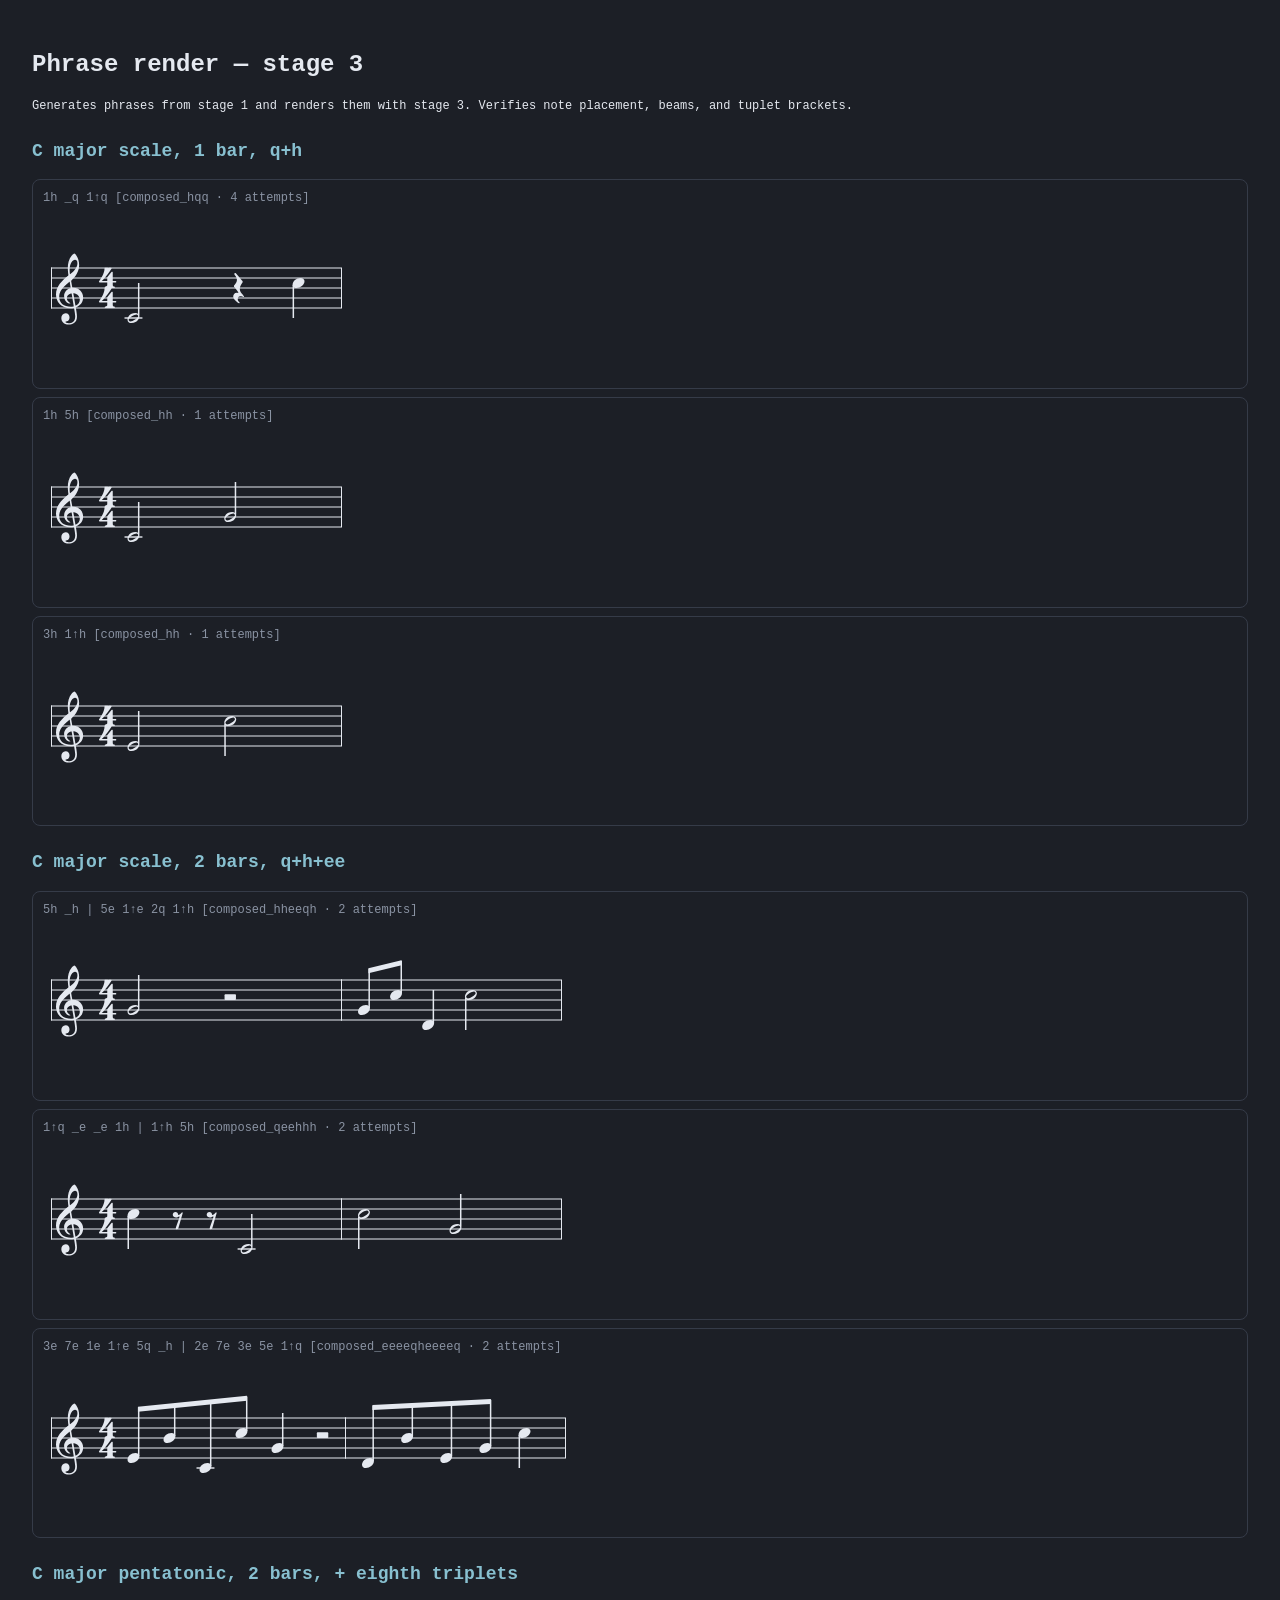
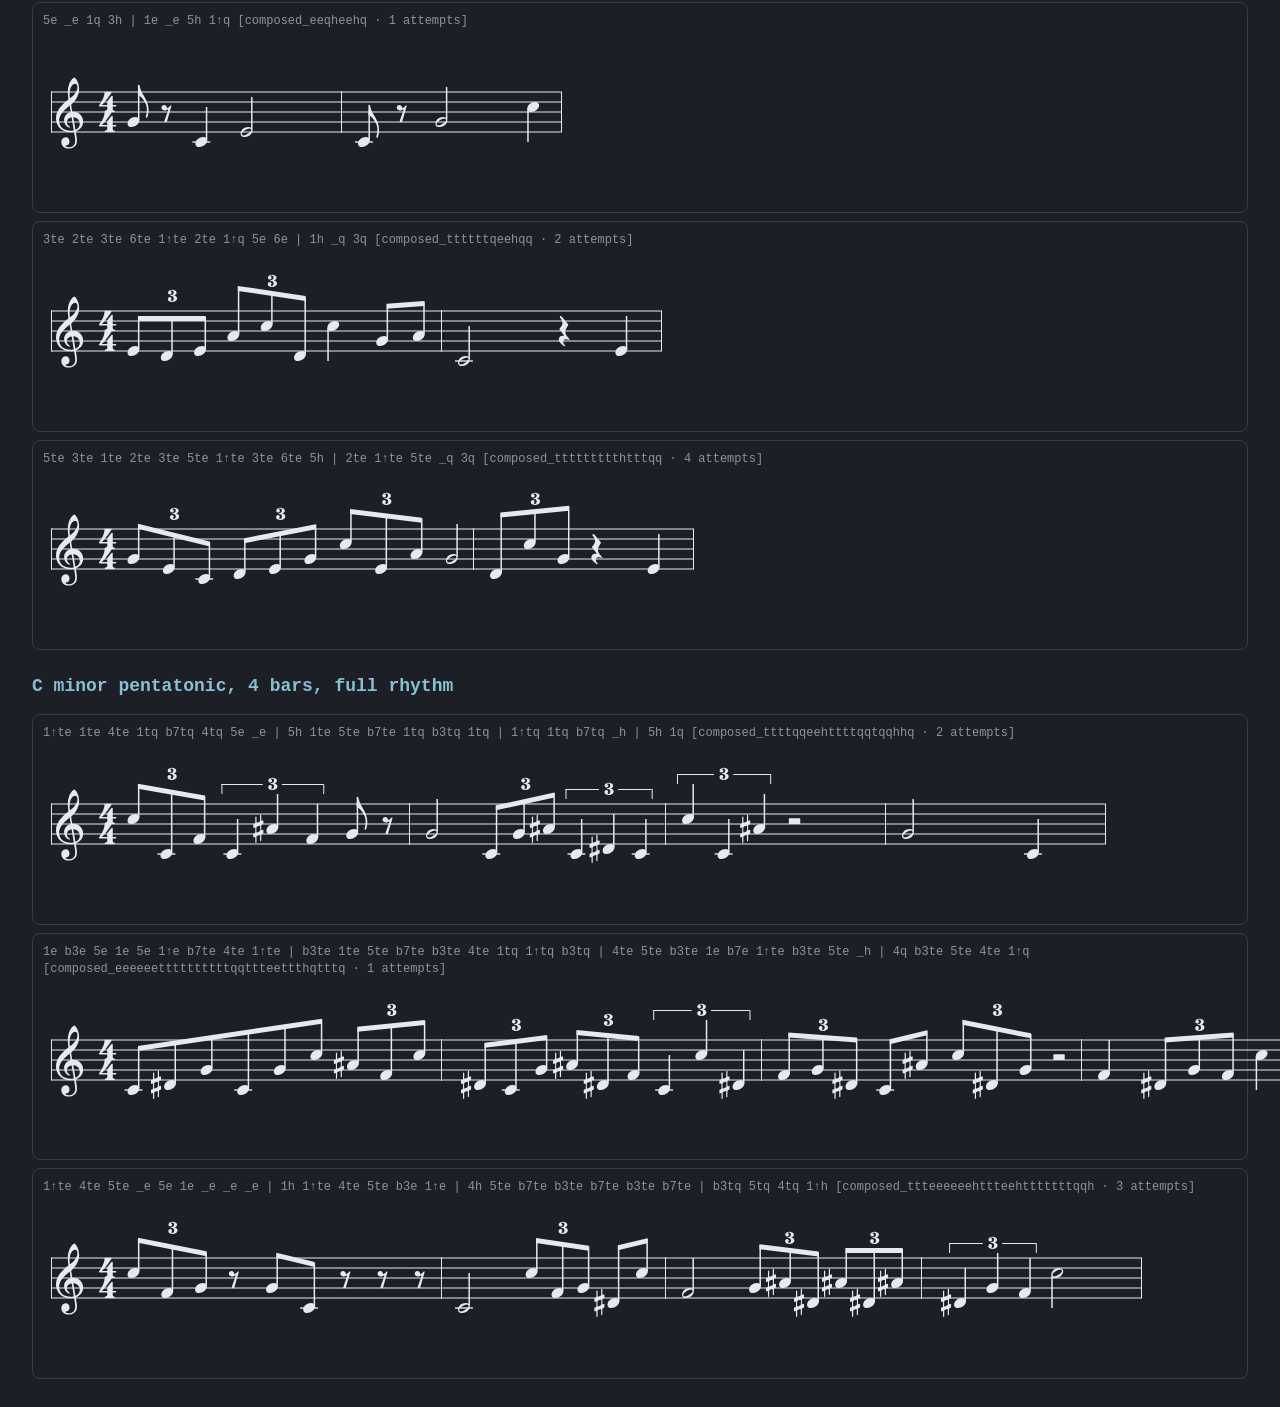
<file: phrase-render-test.html>
<!DOCTYPE html>
<html><head><meta charset="utf-8"><title>Phrase render — stage 3 verification</title>
<style>body{background:#1c1f26;color:#e5e9f0;font-family:ui-monospace,monospace;padding:24px;line-height:1.4;font-size:12px}
h1,h2{color:#e5e9f0}h2{color:#88c0d0;margin-top:24px}
.case{margin:8px 0;border:1px solid #353b48;padding:10px;border-radius:8px}
.compact{color:#8a93a3;margin-bottom:6px}
svg [stroke]:not([stroke="none"]):not([stroke="transparent"]) { stroke: #e5e9f0 !important; }
svg [fill]:not([fill="none"]):not([fill="transparent"]) { fill: #e5e9f0 !important; }
</style></head><body>
<h1>Phrase render — stage 3</h1>
<p>Generates phrases from stage 1 and renders them with stage 3. Verifies
note placement, beams, and tuplet brackets.</p>
<div id="out"></div>

<script src="vexflow-bravura.js"></script>
<script src="phrase-gen.js"></script>
<script src="phrase-context.js"></script>
<script src="phrase-render.js"></script>
<script>
const ROOT_C4 = { letter: 'C', accidental: 0, octave: 4 };

// Build a few contexts, generate phrases, render each.
const setups = [
  { title: 'C major scale, 1 bar, q+h',
    ctx: buildPhraseContext(['1','2','3','4','5','6','7'], 'major'),
    bars: 1, durs: ['quarter', 'half'] },
  { title: 'C major scale, 2 bars, q+h+ee',
    ctx: buildPhraseContext(['1','2','3','4','5','6','7'], 'major'),
    bars: 2, durs: ['quarter', 'half', 'eighthPair'] },
  { title: 'C major pentatonic, 2 bars, + eighth triplets',
    ctx: buildPhraseContext(['1','2','3','5','6'], 'major'),
    bars: 2, durs: ['quarter', 'half', 'eighthPair', 'tripletEighths'] },
  { title: 'C minor pentatonic, 4 bars, full rhythm',
    ctx: buildPhraseContext(['1','b3','4','5','b7'], 'minor'),
    bars: 4, durs: ['quarter', 'half', 'eighthPair', 'tripletEighths', 'tripletQuarters'] }
];

const out = document.getElementById('out');
for (const s of setups) {
  const h = document.createElement('h2');
  h.textContent = s.title;
  out.appendChild(h);
  for (let i = 0; i < 3; i++) {
    try {
      const res = generatePhrase({ context: s.ctx, bars: s.bars, allowedDurations: s.durs, maxAttempts: 200 });
      const wrap = document.createElement('div');
      wrap.className = 'case';
      const lab = document.createElement('div');
      lab.className = 'compact';
      lab.textContent = `${formatPhrase(res.phrase)}  [${res.templateId} · ${res.attempts} attempts]`;
      wrap.appendChild(lab);
      const svgHost = document.createElement('div');
      wrap.appendChild(svgHost);
      out.appendChild(wrap);
      renderPhrase(res.phrase, ROOT_C4, svgHost);
    } catch (e) {
      const wrap = document.createElement('div');
      wrap.className = 'case';
      wrap.textContent = `ERROR: ${e.message}`;
      out.appendChild(wrap);
    }
  }
}
document.body.dataset.ready = '1';
</script>
</body></html>
</file>
<file: styles.css>
/* ================= THEMES ================= */
  :root, .theme-dark {
    /* Nordic Slate: cool muted blue-grey with ice-blue accent. */
    --bg: #1c1f26;
    --surface: #232730;
    --surface-2: #2b303b;
    --border: #353b48;
    --border-strong: #4b5263;
    --text: #e5e9f0;
    --text-dim: #8a93a3;
    --text-faint: #5d6678;
    --accent: #88c0d0;
    --accent-text: #1c1f26;
    --danger: #bf616a;
    --bg-gradient-1: rgba(136, 192, 208, 0.04);
    --bg-gradient-2: rgba(136, 192, 208, 0.015);
    --backdrop: rgba(28, 31, 38, 0.97);
    --shadow: 0 2px 8px rgba(136, 192, 208, 0.15);
    --modal-shadow: 0 20px 60px rgba(0,0,0,0.55);
    --switch-knob-off: var(--text-dim);
    --badge-low-bg: #1e3a5240;
    --badge-low-fg: #93c5fd;
    --badge-low-bd: #2a4a6240;
    --badge-med-bg: #4a3a1e40;
    --badge-med-fg: #fcd34d;
    --badge-med-bd: #5a4a2e40;
    --badge-hi-bg: #4a202040;
    --badge-hi-fg: #fca5a5;
    --badge-hi-bd: #5a303040;
    --pill-low-bg: #2a3a52;
    --pill-low-fg: #93c5fd;
    --pill-low-bd: #3a4a62;
    --pill-med-bg: #4a3a1e;
    --pill-med-fg: #fcd34d;
    --pill-med-bd: #5a4a2e;
    --pill-hi-bg: #4a2020;
    --pill-hi-fg: #fca5a5;
    --pill-hi-bd: #5a3030;
  }

  .theme-light {
    --bg: #f1f1f1;
    --surface: #ffffff;
    --surface-2: #e6e6e6;
    --border: #d4d4d4;
    --border-strong: #7a7a7a;
    --text: #0a0a0a;
    --text-dim: #525252;
    --text-faint: #8a8a8a;
    --accent: #1a1a1a;
    --accent-text: #ffffff;
    --danger: #c8281e;
    --bg-gradient-1: rgba(0, 0, 0, 0.03);
    --bg-gradient-2: rgba(0, 0, 0, 0.015);
    --backdrop: rgba(241, 241, 241, 0.97);
    --shadow: 0 1px 2px rgba(0,0,0,0.06), 0 8px 24px rgba(0,0,0,0.06);
    --modal-shadow: 0 24px 64px rgba(0, 0, 0, 0.20);
    --switch-knob-off: #a8a8a8;
    --badge-low-bg: #e8eaee;
    --badge-low-fg: #3a4250;
    --badge-low-bd: #c4c8d0;
    --badge-med-bg: #ece6d6;
    --badge-med-fg: #524628;
    --badge-med-bd: #c8c0a8;
    --badge-hi-bg: #ebd4d0;
    --badge-hi-fg: #7a2418;
    --badge-hi-bd: #c89c94;
    --pill-low-bg: #e8eaee;
    --pill-low-fg: #3a4250;
    --pill-low-bd: #c4c8d0;
    --pill-med-bg: #ece6d6;
    --pill-med-fg: #524628;
    --pill-med-bd: #c8c0a8;
    --pill-hi-bg: #ebd4d0;
    --pill-hi-fg: #7a2418;
    --pill-hi-bd: #c89c94;
  }

  :root {
    --serif: "Fraunces", "Hoefler Text", Georgia, serif;
    --sans: "Inter", -apple-system, BlinkMacSystemFont, system-ui, sans-serif;
    --mono: "JetBrains Mono", ui-monospace, SFMono-Regular, monospace;
    --start-btn-h: 64px;
  }

  * { box-sizing: border-box; -webkit-tap-highlight-color: transparent; }
  /* Kill native focus outlines; restore subtle ones for keyboard nav */
  button, select, input, textarea, .chip, .stress-pill, .switch, .segment, [role="button"] {
    outline: none;
    -webkit-tap-highlight-color: transparent;
  }
  button::-moz-focus-inner { border: 0; padding: 0; }
  button:focus, select:focus, input:focus, textarea:focus, .chip:focus, .segment:focus {
    outline: none;
  }
  /* Keyboard-only focus indicator (subtle, accent-tinted) */
  button:focus-visible, select:focus-visible, input:focus-visible, textarea:focus-visible, .chip:focus-visible, .segment:focus-visible {
    outline: 2px solid var(--accent);
    outline-offset: 1px;
  }
  html, body {
    margin: 0; padding: 0; height: 100%;
    font-family: var(--sans);
    background: var(--bg); color: var(--text);
    overflow-x: hidden;
    -webkit-user-select: none; user-select: none;
    font-feature-settings: "ss01", "cv11";
    transition: background 0.25s ease, color 0.25s ease;
  }
  body {
    padding: env(safe-area-inset-top) env(safe-area-inset-right) 0 env(safe-area-inset-left);
    background-image:
      radial-gradient(ellipse at top, var(--bg-gradient-1) 0%, transparent 40%),
      radial-gradient(ellipse at bottom right, var(--bg-gradient-2) 0%, transparent 50%);
  }
  #app {
    max-width: 640px; margin: 0 auto;
    padding: 20px 16px calc(var(--start-btn-h) + 40px + env(safe-area-inset-bottom));
  }

  /* ================= HEADER ================= */
  .app-header {
    display: flex; align-items: center; justify-content: space-between;
    margin-bottom: 18px;
  }
  .app-title {
    font-family: var(--serif); font-weight: 400; font-style: italic;
    font-size: 22px; letter-spacing: -0.3px; margin: 0;
    font-variation-settings: "opsz" 144;
  }
  .theme-toggle {
    width: 36px; height: 36px; border-radius: 18px;
    background: var(--surface); border: 1px solid var(--border);
    color: var(--text-dim); cursor: pointer;
    display: flex; align-items: center; justify-content: center;
    font-size: 15px; line-height: 1;
  }
  .theme-toggle:active { background: var(--surface-2); }

  /* ================= SECTIONS ================= */
  .section { margin-bottom: 18px; }
  .section-label {
    font-family: var(--mono); font-size: 10px; font-weight: 500;
    letter-spacing: 2px; text-transform: uppercase; color: var(--text-dim);
    margin-bottom: 10px; display: flex; align-items: center; gap: 10px;
  }
  .section-label::after {
    content: ''; flex: 1; height: 1px; background: var(--border);
  }

  .panel {
    background: var(--surface);
    border: 1px solid var(--border);
    border-radius: 10px;
    padding: 14px;
  }

  /* Collapsible section */
  .collapse-header {
    display: flex; align-items: center; justify-content: space-between;
    cursor: pointer; padding: 8px 0;
    font-family: var(--mono); font-size: 10px; font-weight: 500;
    letter-spacing: 2px; text-transform: uppercase; color: var(--text-dim);
  }
  .collapse-header .collapse-chevron {
    font-size: 11px; transition: transform 0.2s; color: var(--text-faint);
    margin-left: 8px;
  }
  .collapse-section.open .collapse-chevron { transform: rotate(90deg); }
  .collapse-header-line {
    flex: 1; height: 1px; background: var(--border); margin: 0 10px;
  }
  .collapse-body { display: none; margin-top: 8px; }
  .collapse-section.open .collapse-body { display: block; }
  .collapse-action {
    background: transparent; border: none; color: var(--text-faint);
    font-family: var(--sans); font-size: 11px; cursor: pointer;
    padding: 4px 8px; margin-left: 4px;
    text-transform: none; letter-spacing: 0;
  }
  .collapse-action:active { color: var(--danger); }

  /* ================= CHIPS ================= */
  .row { display: flex; flex-wrap: wrap; gap: 6px; }
  .chip {
    padding: 9px 13px; border-radius: 6px; background: var(--surface-2);
    color: var(--text-dim); font-family: var(--mono); font-size: 13px;
    font-weight: 500; cursor: pointer; border: 1px solid var(--border);
    transition: all 0.15s ease;
    text-align: center;
  }
  .chip:active { transform: scale(0.96); }
  .chip.active {
    background: var(--accent); color: var(--accent-text); border-color: var(--accent);
    font-weight: 600;
  }

  /* Quality: 2x2 grid */
  .row.grid-2 {
    display: grid; grid-template-columns: 1fr 1fr; gap: 6px;
  }
  /* Inversion: 3 even */
  .row.grid-3 {
    display: grid; grid-template-columns: 1fr 1fr 1fr; gap: 6px;
  }
  .row.grid-2 .chip, .row.grid-3 .chip {
    padding: 9px 4px; min-width: 0;
  }

  /* Quality + Inversion chips: fill width evenly */
  .row.fill .chip {
    flex: 1; min-width: 0;
  }

  /* Root chips: two rows with bigger tap targets */
  .root-grid {
    display: grid;
    grid-template-columns: repeat(8, 1fr);
    gap: 6px;
  }
  .root-grid .chip {
    padding: 12px 2px;
    font-size: 14px;
    min-width: 0;
    min-height: 44px;
    display: flex; align-items: center; justify-content: center;
  }
  /* 15 chips: 8 + 7 layout naturally — last row's 8th cell is empty */

  .preset-row {
    display: flex; flex-wrap: wrap; gap: 6px; margin-bottom: 10px;
    padding-bottom: 10px; border-bottom: 1px dashed var(--border);
  }
  .chip.preset {
    background: transparent; color: var(--accent); border: 1px solid var(--border-strong);
    font-family: var(--sans); font-size: 12px; font-weight: 500;
    text-transform: lowercase; letter-spacing: 0.3px;
    padding: 6px 11px;
  }
  .chip.preset:active { background: var(--surface-2); }
  .chip.preset[data-preset="clear"] {
    margin-left: auto;
    color: var(--text-dim);
    border-color: var(--border);
  }

  /* Segment control (generic) */
  .segment-control {
    display: flex; background: var(--surface-2); border-radius: 6px;
    border: 1px solid var(--border); padding: 2px;
  }
  .segment {
    padding: 6px 12px; font-family: var(--mono); font-size: 11px;
    letter-spacing: 1px; text-transform: uppercase; color: var(--text-dim);
    cursor: pointer; border-radius: 4px; transition: all 0.15s;
  }
  .segment.active { background: var(--accent); color: var(--accent-text); font-weight: 600; }

  /* Drill type pill: equal-width segments, slightly larger touch area */
  .drill-segment {
    display: grid; grid-template-columns: repeat(4, 1fr);
  }
  .drill-segment .segment {
    text-align: center; padding: 9px 4px; font-size: 12px;
  }

  /* Mode picker chips: single line per chip with mode name */
  .mode-hint {
    margin-top: 10px; padding-top: 10px;
    border-top: 1px dashed var(--border);
    font-family: var(--mono); font-size: 10px;
    color: var(--text-faint); letter-spacing: 0.5px;
  }

  /* Degree drill — scale chips (multi-select 12 chromatic degrees). */
  .degree-scale-chips-wrap { flex: 1; }
  .degree-scale-chips {
    display: grid; grid-template-columns: repeat(6, 1fr);
    gap: 6px;
  }
  .degree-scale-chips .chip {
    padding: 8px 4px; font-size: 12px; min-width: 0;
  }

  /* ================= SIDE-BY-SIDE ================= */
  .two-col {
    display: grid; grid-template-columns: 1fr 1fr; gap: 12px;
  }

  /* ================= FORM ROWS ================= */
  .form-row {
    display: flex; align-items: center; justify-content: space-between;
    padding: 10px 0; border-bottom: 1px solid var(--border);
    min-height: 48px; gap: 10px;
  }
  .form-row:last-child { border-bottom: none; }
  .form-row label {
    font-size: 14px; color: var(--text); font-weight: 400;
  }
  .form-row select {
    padding: 8px 28px 8px 12px; border-radius: 6px;
    background: var(--surface-2); color: var(--text);
    border: 1px solid var(--border); font-family: var(--sans); font-size: 14px;
    appearance: none; -webkit-appearance: none; cursor: pointer;
    background-repeat: no-repeat; background-position: right 10px center;
  }
  .theme-dark .form-row select,
  .theme-dark #mode-select {
    background-image: url("data:image/svg+xml,%3Csvg xmlns='http://www.w3.org/2000/svg' width='10' height='6' viewBox='0 0 10 6'%3E%3Cpath fill='%238a8278' d='M5 6L0 0h10z'/%3E%3C/svg%3E");
  }
  .theme-light .form-row select,
  .theme-light #mode-select {
    background-image: url("data:image/svg+xml,%3Csvg xmlns='http://www.w3.org/2000/svg' width='10' height='6' viewBox='0 0 10 6'%3E%3Cpath fill='%236e6457' d='M5 6L0 0h10z'/%3E%3C/svg%3E");
  }
  #mode-select { background-repeat: no-repeat; background-position: right 10px center; }

  /* Combined mode + target row */
  .mode-target-row {
    display: flex; align-items: center; justify-content: space-between;
    padding: 10px 0; gap: 10px; min-height: 48px;
  }
  .mode-target-row .mode-target-controls {
    display: flex; gap: 8px; align-items: center;
  }

  /* iOS-style stepper */
  .stepper {
    display: flex; align-items: center; background: var(--surface-2);
    border: 1px solid var(--border); border-radius: 8px; overflow: hidden;
    height: 36px;
  }
  .stepper button {
    background: transparent; border: none; color: var(--text);
    width: 36px; height: 100%; font-size: 20px; font-weight: 300;
    cursor: pointer; font-family: var(--mono); line-height: 1;
  }
  .stepper button:active { background: var(--border); }
  .stepper button:disabled { color: var(--text-faint); cursor: default; }
  .stepper .stepper-value {
    min-width: 50px; text-align: center;
    font-family: var(--mono); font-size: 14px; font-weight: 500;
    color: var(--text);
    border-left: 1px solid var(--border); border-right: 1px solid var(--border);
    height: 100%; display: flex; align-items: center; justify-content: center;
    padding: 0 4px; cursor: pointer;
  }
  .stepper input {
    min-width: 50px; max-width: 66px; text-align: center;
    font-family: var(--mono); font-size: 14px; font-weight: 500;
    color: var(--text); background: var(--bg);
    border: none; border-left: 1px solid var(--border); border-right: 1px solid var(--border);
    height: 100%; padding: 0 4px;
    -webkit-appearance: none; -moz-appearance: textfield;
  }
  .stepper input:focus { outline: none; }

  /* Switch */
  .switch {
    position: relative; width: 42px; height: 24px;
    background: var(--surface-2); border-radius: 12px;
    cursor: pointer; border: 1px solid var(--border);
    transition: background 0.2s;
    flex-shrink: 0;
  }
  .switch::after {
    content: ''; position: absolute; top: 1px; left: 1px;
    width: 20px; height: 20px; border-radius: 50%;
    background: var(--switch-knob-off); transition: all 0.2s ease;
  }
  .switch.on { background: var(--accent); border-color: var(--accent); }
  .switch.on::after { left: 19px; background: var(--accent-text); }

  /* Focus items */
  .focus-list { display: flex; flex-direction: column; gap: 8px; }
  .focus-item {
    background: var(--surface-2);
    border: 1px solid var(--border);
    border-radius: 8px; padding: 10px;
    display: flex; flex-direction: column; gap: 8px;
  }
  .focus-item-top { display: flex; gap: 6px; align-items: center; }
  .focus-item select {
    flex: 1; padding: 8px 22px 8px 10px; border-radius: 5px;
    background: var(--bg); color: var(--text); border: 1px solid var(--border);
    font-size: 13px; font-family: var(--sans);
    appearance: none; -webkit-appearance: none; cursor: pointer;
    background-repeat: no-repeat; background-position: right 8px center;
    min-width: 0;
  }
  .theme-dark .focus-item select {
    background-image: url("data:image/svg+xml,%3Csvg xmlns='http://www.w3.org/2000/svg' width='10' height='6' viewBox='0 0 10 6'%3E%3Cpath fill='%238a8278' d='M5 6L0 0h10z'/%3E%3C/svg%3E");
  }
  .theme-light .focus-item select {
    background-image: url("data:image/svg+xml,%3Csvg xmlns='http://www.w3.org/2000/svg' width='10' height='6' viewBox='0 0 10 6'%3E%3Cpath fill='%236e6457' d='M5 6L0 0h10z'/%3E%3C/svg%3E");
  }
  .focus-item .delete {
    background: transparent; border: 1px solid var(--border);
    color: var(--text-faint); font-size: 18px;
    width: 36px; height: 36px; border-radius: 5px; cursor: pointer;
    display: flex; align-items: center; justify-content: center;
    flex-shrink: 0;
  }
  .focus-item .delete:active { color: var(--danger); border-color: var(--danger); }

  .stress-pills { display: flex; gap: 4px; }
  .stress-pill {
    flex: 1; padding: 8px; border-radius: 5px;
    background: var(--bg); border: 1px solid var(--border);
    font-family: var(--mono); font-size: 10px; letter-spacing: 1px;
    text-transform: uppercase; color: var(--text-faint);
    cursor: pointer; text-align: center;
  }
  .stress-pill.active.low { background: var(--pill-low-bg); color: var(--pill-low-fg); border-color: var(--pill-low-bd); }
  .stress-pill.active.medium { background: var(--pill-med-bg); color: var(--pill-med-fg); border-color: var(--pill-med-bd); }
  .stress-pill.active.high { background: var(--pill-hi-bg); color: var(--pill-hi-fg); border-color: var(--pill-hi-bd); }

  .add-focus {
    width: 100%; padding: 12px; border-radius: 8px; margin-top: 8px;
    background: transparent; border: 1px dashed var(--border-strong);
    color: var(--text-dim); font-family: var(--sans); font-size: 13px; cursor: pointer;
  }
  .add-focus:active { background: var(--surface-2); }

  /* ================= STICKY START BUTTON ================= */
  .start-bar {
    position: fixed; left: 0; right: 0; bottom: 0;
    padding: 12px 16px calc(12px + env(safe-area-inset-bottom));
    background: linear-gradient(to top, var(--bg) 60%, transparent);
    z-index: 50;
    pointer-events: none;
  }
  body.session-active .start-bar { display: none; }
  .start-bar-inner {
    max-width: 640px; margin: 0 auto;
    pointer-events: auto;
  }
  .btn-primary {
    width: 100%; padding: 16px; border-radius: 10px;
    background: var(--accent); color: var(--accent-text);
    font-family: var(--sans); font-size: 15px; font-weight: 600;
    letter-spacing: 0.3px; border: none; cursor: pointer;
    box-shadow: var(--shadow);
    height: var(--start-btn-h);
  }
  .btn-primary:active { transform: scale(0.98); }
  .btn-primary:disabled {
    background: var(--surface-2); color: var(--text-faint); box-shadow: none;
  }

  /* ================= FLASHCARD VIEW ================= */
  #flashcard-view {
    position: fixed; inset: 0; background: var(--bg); display: none;
    flex-direction: column;
    padding: env(safe-area-inset-top) 24px env(safe-area-inset-bottom);
    background-image:
      radial-gradient(ellipse at center, var(--bg-gradient-1) 0%, transparent 60%);
  }
  #flashcard-view.active { display: flex; }

  .flash-header {
    display: flex; justify-content: space-between; align-items: center;
    padding-top: 14px; padding-bottom: 12px;
    padding-right: 40px;  /* room for the quit-X overlay */
    border-bottom: 1px solid var(--border);
    gap: 12px;
  }
  .quit-x {
    position: absolute; top: 10px; right: 6px;
    width: 36px; height: 36px;
    background: transparent; border: none; cursor: pointer;
    color: var(--text-dim); font-size: 24px; line-height: 1;
    border-radius: 50%;
    display: flex; align-items: center; justify-content: center;
    transition: color 0.15s, background 0.15s;
    z-index: 5;
  }
  .quit-x:hover { color: var(--text); background: var(--surface-2); }
  .replay-btn {
    align-self: center; margin-left: 4px;
    padding: 7px 11px;
    background: var(--surface-2); color: var(--text);
    border: 1px solid var(--border); border-radius: 6px;
    font-family: var(--mono); font-size: 11px;
    letter-spacing: 1px; text-transform: uppercase;
    cursor: pointer;
    transition: background 0.15s, border-color 0.15s, transform 0.06s;
  }
  .replay-btn:hover { background: var(--surface); border-color: var(--border-strong); }
  .replay-btn:active { transform: scale(0.96); }
  .nav-btn {
    width: 48px; height: 48px;
    padding: 0;
    background: var(--surface-2); color: var(--text);
    border: 1px solid var(--border); border-radius: 50%;
    font-family: var(--serif); font-size: 28px;
    line-height: 1;
    cursor: pointer;
    transition: background 0.15s, border-color 0.15s, transform 0.06s, opacity 0.15s;
  }
  .nav-btn:hover:not(:disabled) { background: var(--surface); border-color: var(--border-strong); }
  .nav-btn:active:not(:disabled) { transform: translateY(-50%) scale(0.94); }
  .nav-btn:disabled {
    opacity: 0.25;
    cursor: not-allowed;
  }
  /* Edge-pinned variant — used in the flashcard view. Vertically
     centered, padded in from the left / right edges of the screen. */
  .nav-edge {
    position: fixed; top: 50%;
    transform: translateY(-50%);
    z-index: 56;
  }
  .nav-edge-left  { left: 18px; }
  .nav-edge-right { right: 18px; }
  /* Override the :active scale so it preserves the vertical centering. */
  .nav-edge:active:not(:disabled) { transform: translateY(-50%) scale(0.92); }
  /* #flashcard-view already has position: fixed, which scopes the absolute
     X button — do NOT override its position here. */
  .flash-stats {
    display: flex; gap: 18px; font-family: var(--mono); font-size: 12px;
    color: var(--text-dim); letter-spacing: 1px;
  }
  .stat-block { display: flex; flex-direction: column; align-items: flex-start; }
  .stat-label {
    font-size: 9px; color: var(--text-faint); text-transform: uppercase;
    letter-spacing: 1.5px; margin-bottom: 3px;
  }
  .stat-value { color: var(--text); font-weight: 500; font-size: 13px; }

  .metronome-indicator {
    display: flex; flex-direction: column; align-items: flex-end; gap: 6px;
    cursor: pointer; position: relative;
  }
  .metronome-display {
    display: flex; align-items: center; gap: 8px;
    font-family: var(--mono); font-size: 11px; color: var(--text-dim);
    letter-spacing: 1px;
  }
  .pulse-dot {
    width: 12px; height: 12px; border-radius: 50%;
    background: var(--border-strong);
    transition: all 0.05s ease-out;
  }
  .pulse-dot.beat {
    background: var(--accent);
    box-shadow: 0 0 16px var(--accent);
    transform: scale(1.3);
  }
  .pulse-dot.downbeat {
    background: var(--text);
    box-shadow: 0 0 20px var(--text);
    transform: scale(1.4);
  }
  .metro-panel {
    background: var(--surface); border: 1px solid var(--border);
    border-radius: 8px; padding: 10px; display: none;
    position: absolute; top: 100%; right: 0; margin-top: 6px; z-index: 60;
    box-shadow: 0 8px 24px rgba(0,0,0,0.4);
    min-width: 180px;
  }
  .metro-panel.open { display: block; }
  .metro-panel-row {
    display: flex; align-items: center; justify-content: space-between;
    padding: 5px 0; gap: 10px;
  }
  .metro-panel-row label {
    font-family: var(--mono); font-size: 10px; letter-spacing: 1.5px;
    text-transform: uppercase; color: var(--text-faint);
  }
  .metro-panel .switch { width: 36px; height: 20px; }
  .metro-panel .switch::after { width: 14px; height: 14px; }
  .metro-panel .switch.on::after { left: 18px; }

  .advance-indicator,
  .degree-range-indicator,
  .session-indicator {
    display: flex; flex-direction: column; align-items: flex-end; gap: 6px;
    cursor: pointer; margin-right: 14px; position: relative;
  }
  .advance-display {
    display: inline-flex; align-items: center; gap: 6px;
    font-family: var(--mono); font-size: 11px; color: var(--text-dim);
    letter-spacing: 1px;
    padding: 4px 10px; border-radius: 999px;
    border: 1px solid var(--border);
    background: var(--surface);
  }
  .advance-panel {
    background: var(--surface); border: 1px solid var(--border);
    border-radius: 8px; padding: 10px; display: none;
    position: absolute; top: 100%; right: 0; margin-top: 6px; z-index: 60;
    box-shadow: 0 8px 24px rgba(0,0,0,0.4);
    min-width: 220px;
  }
  .advance-panel.open { display: block; }
  .advance-panel-row {
    display: flex; align-items: center; justify-content: space-between;
    padding: 5px 0; gap: 10px;
  }
  .advance-panel-row label {
    font-family: var(--mono); font-size: 10px; letter-spacing: 1.5px;
    text-transform: uppercase; color: var(--text-faint);
  }
  .advance-panel select {
    background: var(--surface-2); color: var(--text);
    border: 1px solid var(--border-strong); border-radius: 6px;
    padding: 4px 8px; font-family: var(--mono); font-size: 11px;
  }

  .flash-card {
    flex: 1; display: flex; flex-direction: column;
    align-items: center; justify-content: center;
    text-align: center; cursor: pointer;
    padding: 20px;
  }
  .card-root {
    font-family: var(--serif);
    font-size: clamp(120px, 32vw, 200px);
    font-weight: 300;
    line-height: 0.9;
    letter-spacing: -4px;
    font-variation-settings: "opsz" 144;
  }
  .card-root .accidental {
    font-size: 0.55em;
    vertical-align: super;
    margin-left: 2px;
    font-weight: 300;
  }
  .card-quality {
    font-family: var(--serif);
    font-style: italic;
    font-size: clamp(28px, 7vw, 40px);
    font-weight: 300;
    color: var(--text-dim);
    margin-top: 16px;
    letter-spacing: -0.3px;
  }
  .card-inversion {
    font-family: var(--mono);
    font-size: clamp(12px, 3vw, 14px);
    color: var(--text-faint);
    margin-top: 20px;
    letter-spacing: 3px;
    text-transform: uppercase;
  }
  .card-focus-badge {
    display: inline-block; margin-top: 20px;
    padding: 4px 12px; border-radius: 12px;
    font-family: var(--mono); font-size: 9px; font-weight: 500;
    letter-spacing: 2px; text-transform: uppercase;
  }
  /* Empty badge reserves the same vertical space to avoid layout shift. */
  .card-focus-badge.empty { visibility: hidden; }
  .card-focus-badge:not(.empty) {
    /* When visible, fill with one of the badge classes — the placeholder text
       below keeps the height steady before any class swap happens. */
  }
  .card-focus-badge.empty::before { content: 'placeholder'; }

  .card-name-overlay {
    font-family: var(--serif);
    font-size: clamp(28px, 6vw, 40px);
    font-weight: 300;
    letter-spacing: -0.3px;
    color: var(--text);
    margin-bottom: 8px;
    min-height: 1.1em;
    text-align: center;
  }
  .card-name-overlay sup.figured, .card-name-overlay sub.figured {
    font-size: 0.5em;
    font-family: var(--serif);
    font-weight: 300;
    line-height: 1;
  }
  .card-name-overlay sup.figured { vertical-align: top; }
  .card-name-overlay sub.figured { vertical-align: bottom; margin-left: -0.2em; }
  .flash-card.format-text .card-name-overlay { display: none; }
  .flash-card.name-hidden .card-name-overlay { visibility: hidden; }

  .difficulty-custom-note {
    font-family: var(--mono); font-size: 10px;
    color: var(--text-faint); letter-spacing: 1px;
    text-transform: uppercase;
  }

  .range-open-btn {
    background: var(--surface-2); color: var(--text);
    border: 1px solid var(--border); border-radius: 6px;
    padding: 8px 12px; font-family: var(--mono); font-size: 12px;
    cursor: pointer; display: flex; align-items: center; gap: 8px;
    min-width: 120px; justify-content: space-between;
  }
  .range-open-btn:hover { border-color: var(--border-strong); }
  .range-open-chevron { color: var(--text-faint); font-size: 14px; }

  .modal.range-modal {
    max-width: 600px; width: calc(100vw - 32px);
    max-height: calc(100vh - 48px); overflow-y: auto;
  }
  .modal.eq-modal { max-width: 480px; width: calc(100vw - 32px); }
  .preview-btn-group { display: flex; gap: 6px; }
  .preview-btn-group .chip { padding: 8px 12px; font-size: 12px; }
  .eq-slider-wrap {
    display: flex; align-items: center; gap: 10px;
    flex: 1; justify-content: flex-end;
  }
  .eq-slider-wrap input[type="range"] {
    flex: 1; max-width: 200px;
  }
  .eq-bass-value {
    font-family: var(--mono); font-size: 11px;
    color: var(--text-dim); min-width: 48px; text-align: right;
  }

  /* ============== iOS-style range slider ============== */
  input[type="range"].ios-slider {
    -webkit-appearance: none;
    appearance: none;
    width: 100%;
    height: 30px;
    background: transparent;
    cursor: pointer;
    --low: 50%;
    --high: 50%;
    margin: 0;
  }
  input[type="range"].ios-slider:focus { outline: none; }
  .ios-slider::-webkit-slider-runnable-track {
    height: 4px; border-radius: 2px;
    background: linear-gradient(to right,
      var(--border-strong) 0%,
      var(--border-strong) var(--low),
      var(--accent)        var(--low),
      var(--accent)        var(--high),
      var(--border-strong) var(--high),
      var(--border-strong) 100%);
  }
  .ios-slider::-moz-range-track {
    height: 4px; border-radius: 2px; border: none;
    background: linear-gradient(to right,
      var(--border-strong) 0%,
      var(--border-strong) var(--low),
      var(--accent)        var(--low),
      var(--accent)        var(--high),
      var(--border-strong) var(--high),
      var(--border-strong) 100%);
  }
  .ios-slider::-webkit-slider-thumb {
    -webkit-appearance: none;
    appearance: none;
    width: 24px; height: 24px;
    border-radius: 50%;
    background: #ffffff;
    border: none;
    box-shadow:
      0 0 0 0.5px rgba(0,0,0,0.06),
      0 2px 4px  rgba(0,0,0,0.18),
      0 1px 1px  rgba(0,0,0,0.10);
    margin-top: -10px;
    cursor: grab;
    transition: transform 0.06s ease;
  }
  .ios-slider::-moz-range-thumb {
    width: 24px; height: 24px;
    border-radius: 50%;
    background: #ffffff;
    border: none;
    box-shadow:
      0 0 0 0.5px rgba(0,0,0,0.06),
      0 2px 4px  rgba(0,0,0,0.18);
    cursor: grab;
  }
  .ios-slider:active::-webkit-slider-thumb { transform: scale(1.08); cursor: grabbing; }
  .ios-slider:active::-moz-range-thumb { cursor: grabbing; }
  .range-modal-hint {
    font-family: var(--mono); font-size: 10px;
    color: var(--text-faint); letter-spacing: 1px;
    text-transform: uppercase; margin-bottom: 12px; line-height: 1.5;
  }
  .range-picker-stage {
    background: var(--surface-2);
    border-radius: 8px;
    padding: 20px 18px;
    overflow-x: auto;
    overflow-y: auto;
    display: flex;
    justify-content: center;
    align-items: center;
    max-height: 70vh;
  }
  .range-picker-stage .range-guide-ledger {
    stroke: var(--text-faint);
    stroke-width: 1;
    opacity: 0.55;
    pointer-events: none;
  }
  .range-picker-bounds {
    font-family: var(--mono); font-size: 13px; color: var(--text);
    letter-spacing: 2px; text-align: center; margin-top: 12px;
    min-height: 1.4em;
  }
  .range-picker-bounds.error { color: var(--danger); letter-spacing: 1px; }
  .range-picker-hover {
    font-family: var(--mono); font-size: 11px; color: var(--text-faint);
    letter-spacing: 2px; text-align: center; margin-top: 4px;
    min-height: 1.2em; text-transform: uppercase;
  }
  .range-picker-actions {
    display: flex; justify-content: space-between; gap: 8px;
    margin-top: 16px;
  }
  .range-picker-actions .chip { padding: 10px 16px; font-size: 13px; }
  .range-picker-stage svg { display: block; }
  .range-picker-stage .range-hit { cursor: pointer; fill: none; pointer-events: all; }
  .range-picker-stage .range-hit:hover { fill: var(--accent); fill-opacity: 0.10; }
  .range-picker-stage .range-band { fill: #4ec6c0; fill-opacity: 0.32; stroke: none; pointer-events: none; }
  .range-picker-stage .range-bound-note,
  .range-picker-stage .range-pending-note { pointer-events: none; }
  .range-picker-stage .range-pending-note { opacity: 0.55; }

  .card-notation {
    margin-top: 28px;
    width: 360px;
    max-width: 100%;
    display: flex;
    justify-content: center;
    align-items: center;
    min-height: 140px;
    border-radius: 12px;
    transition: box-shadow 220ms ease, background 220ms ease;
  }
  .card-notation.midi-correct {
    box-shadow: 0 0 0 2px var(--accent), 0 0 32px var(--accent);
    animation: midi-correct-pulse 650ms ease;
  }
  .card-notation.midi-wrong {
    box-shadow: 0 0 0 2px var(--danger), 0 0 20px var(--danger);
    animation: midi-wrong-shake 320ms ease;
  }
  @keyframes midi-correct-pulse {
    0%   { transform: scale(1); }
    35%  { transform: scale(1.025); }
    100% { transform: scale(1); }
  }
  @keyframes midi-wrong-shake {
    0%, 100% { transform: translateX(0); }
    20%      { transform: translateX(-4px); }
    40%      { transform: translateX(4px); }
    60%      { transform: translateX(-3px); }
    80%      { transform: translateX(3px); }
  }

  .header-right {
    display: flex; align-items: center; gap: 10px;
    min-width: 0;
  }
  .midi-indicator {
    padding: 5px 11px;
    border-radius: 999px;
    font-family: var(--mono);
    font-size: 10px;
    letter-spacing: 0.5px;
    color: var(--text-dim);
    background: var(--surface);
    border: 1px solid var(--border);
    max-width: 180px;
    overflow: hidden;
    text-overflow: ellipsis;
    white-space: nowrap;
    pointer-events: none;
    line-height: 1.4;
  }
  .midi-indicator.hidden { display: none; }
  .midi-indicator.connected {
    color: var(--accent);
    border-color: var(--accent);
    background: color-mix(in srgb, var(--accent) 8%, var(--surface));
  }
  .midi-indicator.unsupported {
    color: var(--text-faint);
    border-style: dashed;
  }

  /* Session-mode dropdown — needs a visible chevron because the
     native picker arrow gets stripped by appearance:none. */
  .mode-select-styled {
    padding: 8px 32px 8px 12px;
    border-radius: 6px;
    background: var(--surface-2);
    color: var(--text);
    border: 1px solid var(--border);
    font-family: var(--sans);
    font-size: 14px;
    appearance: none;
    -webkit-appearance: none;
    cursor: pointer;
    background-image: linear-gradient(45deg, transparent 50%, var(--text-dim) 50%),
                      linear-gradient(135deg, var(--text-dim) 50%, transparent 50%);
    background-position: right 14px center, right 9px center;
    background-size: 5px 5px, 5px 5px;
    background-repeat: no-repeat;
  }
  .mode-select-styled:hover { border-color: var(--border-strong); }
  .mode-select-styled:focus { outline: 2px solid var(--accent); outline-offset: 1px; }

  /* Per-note progress dots for phrase aural-recall modes. */
  .card-phrase-dots {
    margin-top: 16px;
    display: flex; justify-content: center; flex-wrap: wrap; gap: 10px;
    min-height: 18px;
  }
  .phrase-dot {
    width: 14px; height: 14px; border-radius: 50%;
    background: var(--border-strong);
    transition: all 180ms ease;
  }
  .phrase-dot.captured {
    background: var(--accent);
    box-shadow: 0 0 8px color-mix(in srgb, var(--accent) 60%, transparent);
  }
  .phrase-dot.wrong {
    background: var(--danger);
    box-shadow: 0 0 8px color-mix(in srgb, var(--danger) 50%, transparent);
  }
  .phrase-dot.next {
    outline: 2px solid var(--accent);
    outline-offset: 2px;
  }

  .phrase-rhythm-chip {
    display: inline-flex; align-items: center; justify-content: center;
    min-width: 44px; min-height: 38px;
    padding: 4px 8px;
  }
  .phrase-rhythm-chip svg { display: block; color: var(--text); }
  .phrase-rhythm-chip.active svg { color: var(--accent-text); }
  .phrase-rhythm-glyph { display: inline-flex; }

  /* When the on-screen keyboard is visible, push the flashcard
     content (incl. pause/end footer) above it so nothing hides
     behind the dock. Padding matches keyboard height per breakpoint. */
  body.osk-active #flashcard-view { padding-bottom: 150px; }
  @media (min-width: 900px)  { body.osk-active #flashcard-view { padding-bottom: 170px; } }
  @media (min-width: 1400px) { body.osk-active #flashcard-view { padding-bottom: 190px; } }

  /* ================= ON-SCREEN KEYBOARD ================= */
  /* Key dimensions are driven by CSS vars so we can scale up cleanly
     on wider screens without losing proportion (white:black ≈ 1.6:1).
     Black-key margin is always (black-width / 2) negative each side
     so it overlaps half-into the surrounding white keys. */
  .osk {
    --osk-white-w: 36px;
    --osk-white-h: 110px;
    --osk-black-w: 22px;
    --osk-black-h: 68px;

    position: fixed; left: 0; right: 0; bottom: 0;
    z-index: 55;
    padding: 10px 0 env(safe-area-inset-bottom) 0;
    background: linear-gradient(180deg, transparent 0%, var(--bg) 30%, var(--bg) 100%);
    border-top: 1px solid var(--border);
    /* Flex with safe-center: keyboard centers horizontally when the
       grid is narrower than the viewport, and start-aligns (scrollable)
       when it overflows. Lets the user scroll without clipping. */
    display: flex;
    justify-content: safe center;
    align-items: stretch;
    overflow-x: auto;
    overflow-y: hidden;
    overscroll-behavior-x: contain;
    scrollbar-width: thin;
  }
  @media (min-width: 900px) {
    .osk {
      --osk-white-w: 42px;
      --osk-white-h: 130px;
      --osk-black-w: 26px;
      --osk-black-h: 80px;
    }
  }
  @media (min-width: 1400px) {
    .osk {
      --osk-white-w: 50px;
      --osk-white-h: 150px;
      --osk-black-w: 30px;
      --osk-black-h: 92px;
    }
  }
  .osk::-webkit-scrollbar { height: 6px; }
  .osk::-webkit-scrollbar-thumb { background: var(--border-strong); border-radius: 4px; }
  .osk-grid {
    position: relative;
    display: flex; align-items: flex-start;
    height: var(--osk-white-h);
    gap: 0;
    user-select: none;
    -webkit-user-select: none;
    padding: 0 14px;
    width: max-content;
    flex: 0 0 auto;
  }
  .osk-key {
    appearance: none;
    cursor: pointer;
    padding: 0;
    flex: 0 0 auto;
  }
  .osk-key.white {
    width: var(--osk-white-w);
    height: var(--osk-white-h);
    background: #f5f3ed;
    color: #2a2a2a;
    border: 1px solid #9a958b;
    border-radius: 0 0 6px 6px;
    display: flex; align-items: flex-end; justify-content: center;
    padding-bottom: 6px;
    box-shadow: inset 0 -3px 0 rgba(0,0,0,0.08);
  }
  .osk-key.black {
    position: relative;
    width: var(--osk-black-w);
    height: var(--osk-black-h);
    /* Overlap half a black-key width into each surrounding white. */
    margin-left: calc(var(--osk-black-w) / -2);
    margin-right: calc(var(--osk-black-w) / -2);
    background: #1a1a1a;
    color: #e0e0e0;
    border: 1px solid #050505;
    border-radius: 0 0 4px 4px;
    z-index: 2;
    box-shadow: 0 4px 6px rgba(0,0,0,0.5), inset 0 -4px 0 rgba(255,255,255,0.06);
  }
  .osk-key.white.pressed {
    background: color-mix(in srgb, var(--accent) 35%, #f5f3ed);
    border-color: var(--accent);
  }
  .osk-key.black.pressed {
    background: color-mix(in srgb, var(--accent) 55%, #1a1a1a);
    border-color: var(--accent);
  }
  .osk-label {
    font-family: var(--mono); font-size: 9px; color: #6a6a6a;
    letter-spacing: 0.5px;
  }

  .toast {
    position: fixed;
    bottom: 56px;
    left: 50%;
    transform: translate(-50%, 12px);
    z-index: 70;
    padding: 10px 18px;
    border-radius: 999px;
    background: var(--surface);
    border: 1px solid var(--border-strong);
    color: var(--text);
    font-family: var(--mono);
    font-size: 12px;
    letter-spacing: 0.3px;
    box-shadow: var(--shadow);
    opacity: 0;
    pointer-events: none;
    transition: opacity 220ms ease, transform 220ms ease;
    max-width: 80vw;
    text-align: center;
  }
  .toast.visible {
    opacity: 1;
    transform: translate(-50%, 0);
  }
  .flash-card.format-notation.notation-grand .card-notation { min-height: 220px; }
  .card-notation svg { display: block; }
  /* Force every VexFlow-rendered stroke and fill to the active --text color.
     VexFlow sets stroke="black"/fill="black" inline on noteheads, stems,
     beams, ledger lines, etc., which would otherwise stay black in dark mode
     and make ledger lines (in particular) invisible against the dark surface. */
  .card-notation svg [stroke]:not([stroke="none"]):not([stroke="transparent"]) {
    stroke: var(--text) !important;
  }
  .card-notation svg [fill]:not([fill="none"]):not([fill="transparent"]) {
    fill: var(--text) !important;
  }
  .card-notation .notation-skip {
    font-family: var(--mono);
    font-size: 11px;
    color: var(--text-faint);
    letter-spacing: 2px;
    text-transform: uppercase;
  }
  /* Format toggle: show only one of text/notation */
  .flash-card.format-notation .card-root,
  .flash-card.format-notation .card-quality,
  .flash-card.format-notation .card-inversion { display: none; }
  .flash-card.format-text .card-notation { display: none; }
  /* Slash / figured-bass label styles collapse to a single root line */
  .flash-card.label-slash .card-quality,
  .flash-card.label-slash .card-inversion,
  .flash-card.label-figured .card-quality,
  .flash-card.label-figured .card-inversion { display: none; }
  .card-root sup.figured, .card-root sub.figured {
    font-size: 0.4em;
    font-family: var(--serif);
    font-weight: 300;
    line-height: 1;
  }
  .card-root sup.figured { vertical-align: top; }
  .card-root sub.figured { vertical-align: bottom; margin-left: -0.25em; }
  .badge-low { background: var(--badge-low-bg); color: var(--badge-low-fg); border: 1px solid var(--badge-low-bd); }
  .badge-medium { background: var(--badge-med-bg); color: var(--badge-med-fg); border: 1px solid var(--badge-med-bd); }
  .badge-high { background: var(--badge-hi-bg); color: var(--badge-hi-fg); border: 1px solid var(--badge-hi-bd); }

  /* ================ Interval / Degree drill UI ================ */
  /* Tone replay button — centered on the card under the chord tag, degree drill only. */
  .card-tone-replay {
    display: none;
    margin: 10px auto 0;
    padding: 9px 22px;
    background: var(--surface-2); color: var(--text);
    border: 1px solid var(--border-strong);
    border-radius: 999px;
    font-family: var(--mono); font-size: 12px;
    letter-spacing: 1.5px; text-transform: uppercase;
    cursor: pointer;
    transition: transform 0.12s, background 0.18s;
  }
  .card-tone-replay:active { transform: scale(0.96); }
  .card-tone-replay:hover { background: var(--surface); }
  .flash-card.drill-degrees .card-tone-replay { display: inline-block; }

  /* Mode/chord tag shown above notation in degree drill */
  .card-mode-tag {
    font-family: var(--mono);
    font-size: 11px; letter-spacing: 2px; text-transform: uppercase;
    color: var(--text-faint);
    margin-bottom: 10px;
    min-height: 1.2em;
    display: none;
  }
  .flash-card.drill-degrees .card-mode-tag { display: block; }

  /* Reveal label between/after notation: interval name or degree number */
  .card-reveal-label {
    font-family: var(--serif);
    font-size: clamp(28px, 7vw, 40px);
    font-weight: 300;
    letter-spacing: -0.3px;
    color: var(--text);
    margin-top: 14px;
    min-height: 1.2em;
    display: none;
  }
  .flash-card.drill-intervals .card-reveal-label,
  .flash-card.drill-degrees   .card-reveal-label { display: block; }
  .card-reveal-label.hidden { visibility: hidden; }
  .card-reveal-label.correct { color: #4ec6c0; }
  .card-reveal-label.wrong   { color: var(--danger); }

  /* Answer chips area below the card body */
  .card-answer-chips {
    display: none;
    width: 100%; max-width: 440px;
    margin-top: 22px;
    gap: 8px;
    flex-wrap: wrap;
    justify-content: center;
  }
  .flash-card.drill-degrees .card-answer-chips { display: flex; }

  .answer-chip {
    flex: 0 0 auto;
    min-width: 58px;
    padding: 12px 14px;
    border-radius: 8px;
    background: var(--surface-2);
    color: var(--text);
    font-family: var(--mono); font-size: 14px; font-weight: 500;
    border: 1px solid var(--border);
    cursor: pointer;
    text-align: center;
    transition: transform 0.12s, background 0.18s, border-color 0.18s, color 0.18s;
    user-select: none;
  }
  .answer-chip:active { transform: scale(0.95); }
  .answer-chip.correct {
    background: #4ec6c026;
    border-color: #4ec6c0;
    color: #4ec6c0;
    font-weight: 700;
  }
  .answer-chip.wrong {
    background: rgba(201, 93, 75, 0.18);
    border-color: var(--danger);
    color: var(--danger);
    font-weight: 700;
  }
  .answer-chip.disabled {
    pointer-events: none;
    opacity: 0.55;
  }
  .answer-chip.disabled.correct,
  .answer-chip.disabled.wrong { opacity: 1; }

  /* Hide chord-mode card content when in interval/degree drill */
  .flash-card.drill-intervals .card-root,
  .flash-card.drill-intervals .card-quality,
  .flash-card.drill-intervals .card-inversion,
  .flash-card.drill-intervals .card-focus-badge,
  .flash-card.drill-intervals .card-name-overlay,
  .flash-card.drill-degrees   .card-root,
  .flash-card.drill-degrees   .card-quality,
  .flash-card.drill-degrees   .card-inversion,
  .flash-card.drill-degrees   .card-focus-badge,
  .flash-card.drill-degrees   .card-name-overlay,
  .flash-card.drill-phrases   .card-root,
  .flash-card.drill-phrases   .card-quality,
  .flash-card.drill-phrases   .card-inversion,
  .flash-card.drill-phrases   .card-focus-badge,
  .flash-card.drill-phrases   .card-name-overlay { display: none; }

  /* Degree drill: notation only rendered on reveal; pre-answer stays empty */
  .flash-card.drill-degrees .card-notation { min-height: 220px; }
  .flash-card.drill-intervals .card-notation { min-height: 220px; }

  .flash-footer {
    display: flex; gap: 10px; padding-bottom: 10px; padding-top: 10px;
    border-top: 1px solid var(--border);
  }
  .flash-footer button {
    flex: 1; padding: 13px; border-radius: 8px; border: 1px solid var(--border-strong);
    font-family: var(--sans); font-size: 14px; font-weight: 500;
    cursor: pointer; letter-spacing: 0.3px;
    background: var(--surface);
  }
  .btn-pause { color: var(--text); }
  .btn-end { color: var(--danger); }

  /* Pause overlay */
  #pause-overlay {
    position: fixed; inset: 0; background: var(--backdrop);
    backdrop-filter: blur(8px); -webkit-backdrop-filter: blur(8px);
    display: none; flex-direction: column;
    padding: env(safe-area-inset-top) 24px env(safe-area-inset-bottom); z-index: 10;
  }
  #pause-overlay.active { display: flex; }
  .pause-header {
    font-family: var(--serif); font-style: italic; font-weight: 400;
    font-size: 28px; margin-top: 32px; margin-bottom: 4px;
    letter-spacing: -0.5px; color: var(--text);
  }
  .pause-subhead {
    font-family: var(--mono); font-size: 10px; letter-spacing: 2px;
    text-transform: uppercase; color: var(--text-faint); margin-bottom: 20px;
  }
  #pause-overlay textarea {
    width: 100%; min-height: 100px; padding: 14px;
    background: var(--surface); color: var(--text);
    border: 1px solid var(--border); border-radius: 10px;
    font-family: var(--sans); font-size: 14px; resize: vertical;
    line-height: 1.5;
  }
  #pause-overlay textarea:focus { outline: none; border-color: var(--accent); }
  .pause-actions { display: flex; gap: 10px; margin-top: 12px; }
  .pause-actions button { flex: 1; padding: 13px; border-radius: 8px; font-family: var(--sans); font-size: 14px; font-weight: 500; cursor: pointer; }
  .btn-save { background: var(--accent); color: var(--accent-text); border: none; }
  .btn-resume { background: transparent; color: var(--text); border: 1px solid var(--border-strong); }

  .notes-list { margin-top: 20px; flex: 1; overflow-y: auto; padding-bottom: 20px; }
  .notes-list-header {
    font-family: var(--mono); font-size: 10px; letter-spacing: 2px;
    text-transform: uppercase; color: var(--text-faint); margin-bottom: 10px;
  }
  .note-item {
    background: var(--surface); padding: 12px 14px; border-radius: 8px;
    margin-bottom: 8px; font-size: 13px; color: var(--text);
    line-height: 1.5; border: 1px solid var(--border);
  }
  .note-time {
    font-family: var(--mono); font-size: 10px; color: var(--text-faint);
    letter-spacing: 1px; margin-bottom: 6px;
  }

  /* History */
  .history-item {
    background: var(--surface); padding: 14px;
    border-radius: 8px; margin-bottom: 8px; cursor: pointer;
    border: 1px solid var(--border);
    position: relative;
  }
  .history-top {
    display: flex; justify-content: space-between; align-items: baseline; gap: 12px;
  }
  .history-main {
    font-family: var(--serif); font-size: 17px; font-weight: 400;
    letter-spacing: -0.3px;
  }
  .history-detail {
    font-family: var(--mono); font-size: 11px; color: var(--text-dim);
    margin-left: 8px; letter-spacing: 0.5px;
  }
  .history-date {
    font-family: var(--mono); font-size: 10px;
    color: var(--text-faint); letter-spacing: 1px; flex-shrink: 0;
  }
  .history-config {
    font-family: var(--mono); font-size: 10px; color: var(--text-dim);
    margin-top: 5px; letter-spacing: 0.5px;
  }
  .history-notes { display: none; margin-top: 12px; padding-top: 12px; border-top: 1px solid var(--border); }
  .history-item.expanded .history-notes { display: block; }
  .history-note {
    font-size: 13px; color: var(--text); line-height: 1.5; margin-bottom: 8px;
  }
  .history-note-time {
    font-family: var(--mono); font-size: 10px; color: var(--text-faint);
    letter-spacing: 1px; margin-bottom: 3px;
  }
  .history-delete {
    display: none; margin-top: 12px; padding: 8px 12px;
    background: transparent; border: 1px solid var(--border);
    color: var(--danger); font-family: var(--sans); font-size: 12px;
    border-radius: 6px; cursor: pointer; align-self: flex-start;
  }
  .history-delete:active { background: var(--surface-2); }
  .history-item.expanded .history-delete { display: inline-block; }

  .empty {
    color: var(--text-faint); font-size: 12px; text-align: center;
    padding: 16px; font-style: italic;
  }

  /* Modal dialog */
  .modal-backdrop {
    position: fixed; inset: 0; background: rgba(0,0,0,0.6);
    backdrop-filter: blur(4px); -webkit-backdrop-filter: blur(4px);
    display: none; align-items: center; justify-content: center;
    z-index: 100; padding: 24px;
  }
  .theme-light .modal-backdrop { background: rgba(40, 30, 15, 0.35); }
  .modal-backdrop.active { display: flex; }
  .modal {
    background: var(--surface); border: 1px solid var(--border-strong);
    border-radius: 14px; padding: 24px; max-width: 360px; width: 100%;
    box-shadow: var(--modal-shadow);
  }
  .modal-title {
    font-family: var(--serif); font-style: italic; font-size: 22px;
    margin: 0 0 8px; letter-spacing: -0.3px; color: var(--text);
  }
  .modal-body {
    font-size: 14px; color: var(--text-dim); line-height: 1.5; margin-bottom: 18px;
  }
  .modal-actions { display: flex; gap: 8px; }
  .modal-actions button {
    flex: 1; padding: 12px; border-radius: 8px; font-family: var(--sans);
    font-size: 14px; font-weight: 500; cursor: pointer; border: none;
  }
  .modal-btn-primary { background: var(--accent); color: var(--accent-text); }
  .modal-btn-secondary { background: var(--surface-2); color: var(--text); border: 1px solid var(--border) !important; }
  .modal-btn-danger { background: var(--danger); color: #fff; }

  @keyframes flashFade {
    0% { opacity: 0; transform: translateY(8px); }
    100% { opacity: 1; transform: translateY(0); }
  }
  .flash-card.transition { animation: flashFade 0.18s ease-out; }

  /* Tighter on narrow phones */
  @media (max-width: 380px) {
    .root-grid .chip { padding: 11px 0; font-size: 13px; min-height: 42px; }
    .chip.preset { padding: 5px 9px; font-size: 11px; }
    .segment { padding: 5px 9px; font-size: 10px; }
    .drill-segment .segment { padding: 8px 4px; font-size: 11px; }
    .answer-chip { padding: 10px 4px; font-size: 13px; }
  }

  /* Phrase note-density slider */
  .maxnotes-control { display: flex; align-items: center; gap: 12px; flex: 1; }
  .maxnotes-control .ios-slider { flex: 1; }
  .maxnotes-value { min-width: 2ch; text-align: right; font-variant-numeric: tabular-nums; color: var(--text); }
  .ios-slider:disabled { opacity: 0.5; }

  /* Live metronome toggle */
  .metronome-indicator.off { opacity: 0.55; }
  .metronome-indicator.off .pulse-dot { opacity: 0.3; animation: none; }
  .switch.locked { opacity: 0.5; pointer-events: none; }
  .metro-panel-hint { font-size: 11px; color: var(--muted, #888); padding: 0 0 6px; }

  /* Phrase drill: centered staff, reserved height (no layout shift), reveal button */
  .flash-card.drill-phrases .card-notation { margin-left: auto; margin-right: auto; min-height: 220px; }
  #phrase-reveal-btn {
    display: none;
    margin: 14px auto 0;
    padding: 8px 22px;
    font: inherit;
    font-size: 13px;
    color: var(--text);
    background: var(--surface, rgba(255,255,255,0.06));
    border: 1px solid var(--border, rgba(255,255,255,0.18));
    border-radius: 999px;
    cursor: pointer;
  }
  #phrase-reveal-btn:active { transform: scale(0.96); }
  .nav-btn.ready {
    color: var(--accent, #6ea8fe);
    border-color: var(--accent, #6ea8fe);
    box-shadow: 0 0 0 2px var(--accent, #6ea8fe) inset;
  }
</file>
